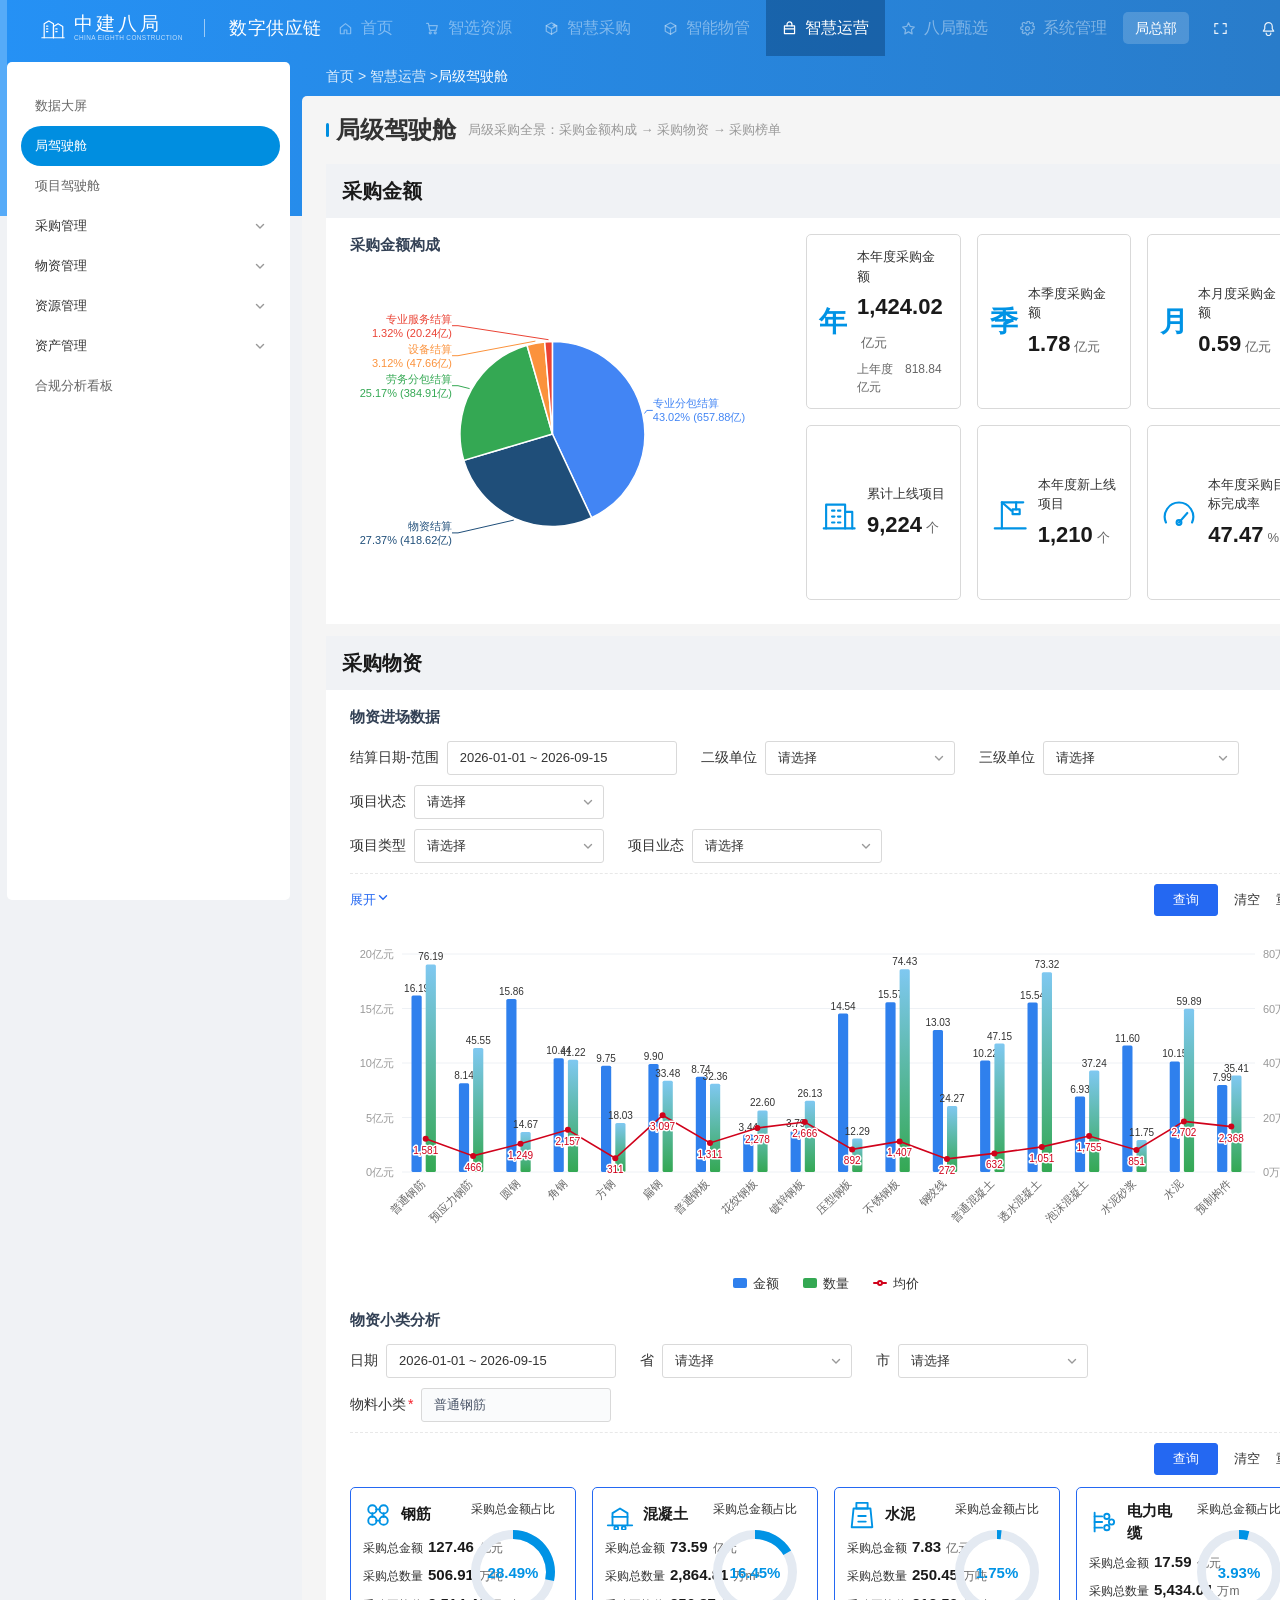
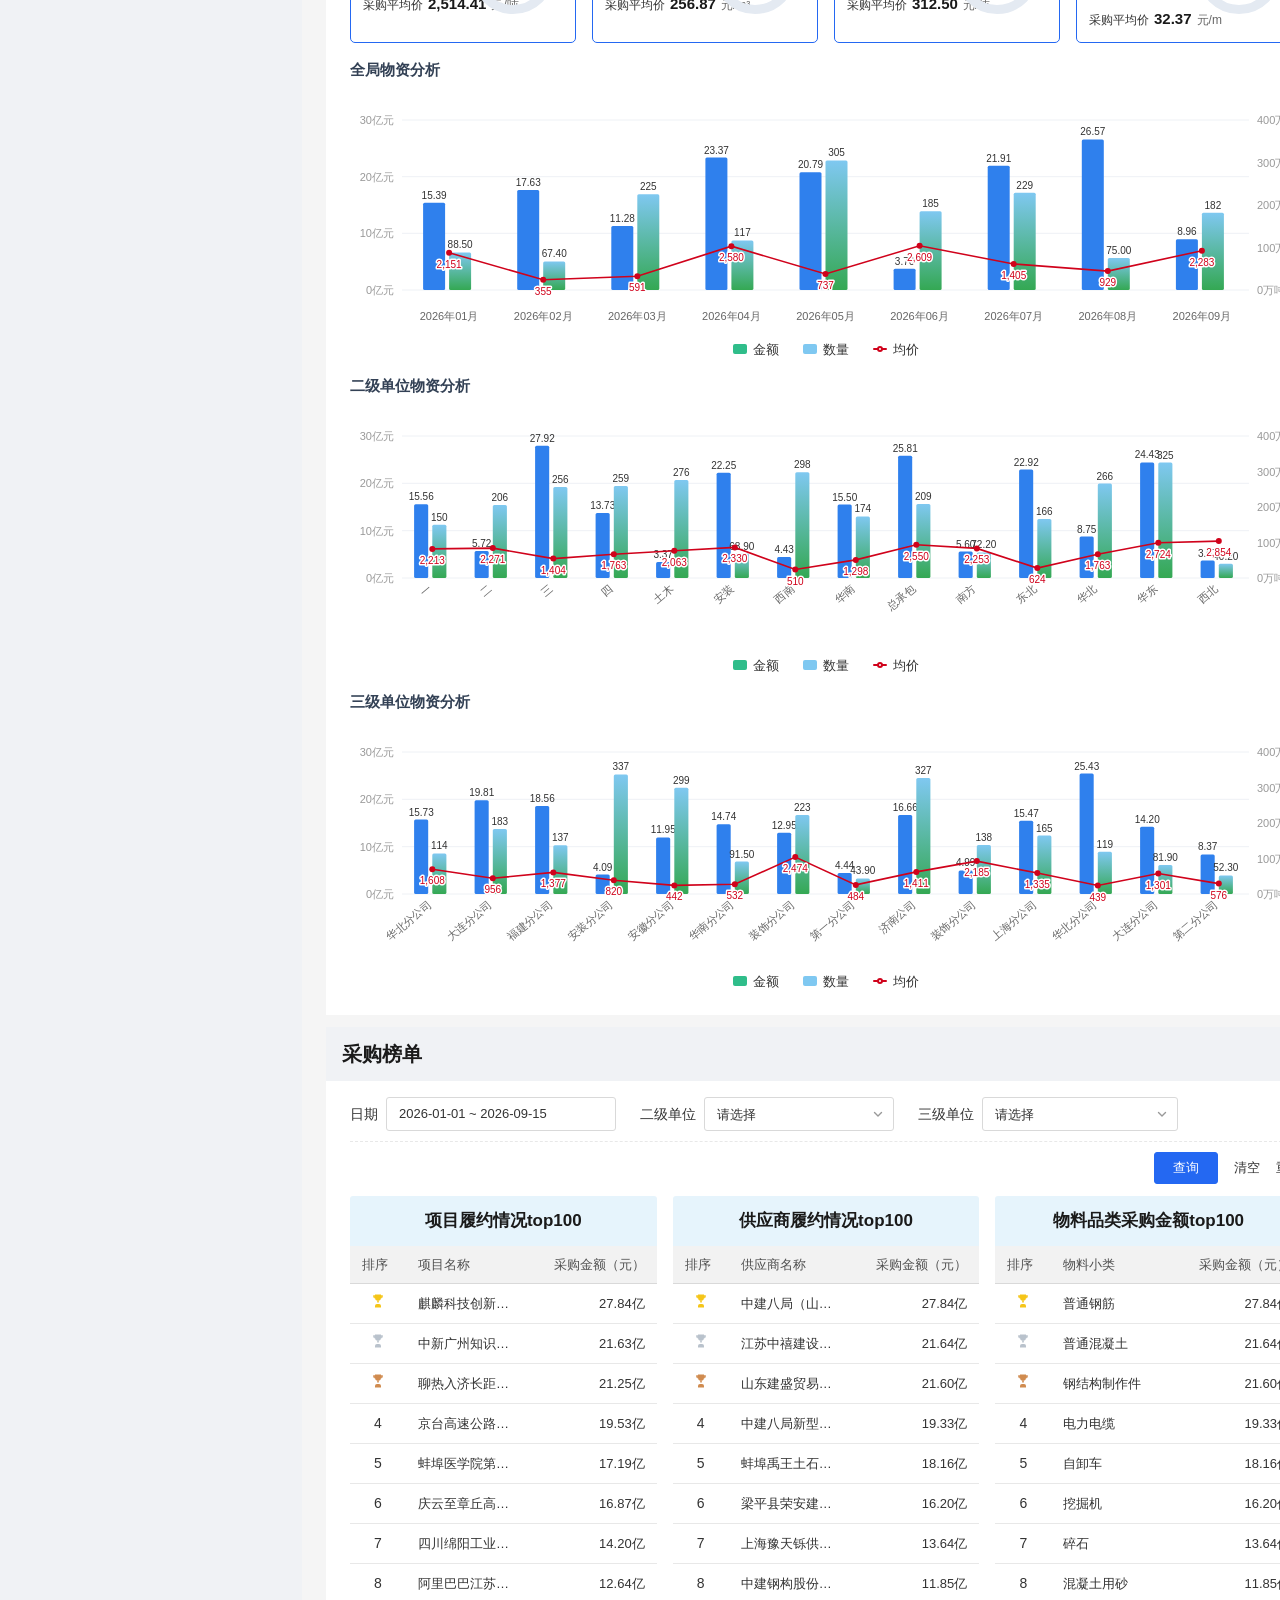
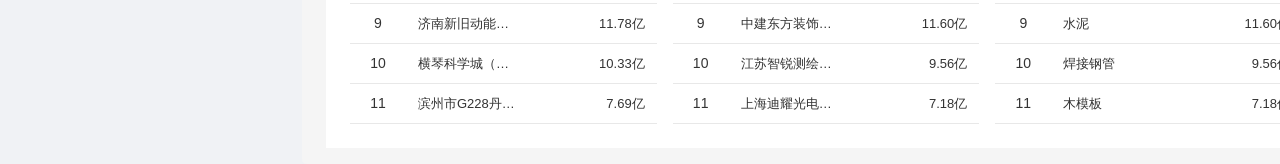
<file: index.html>
<!DOCTYPE html>
<html lang="zh-CN">
<head>
  <meta charset="UTF-8">
  <meta name="viewport" content="width=device-width, initial-scale=1.0">
  <title>智慧运营 · 供应链数据驾驶舱与经营分析看板</title>
  <link rel="stylesheet" href="css/base.css">
  <link rel="stylesheet" href="css/components.css">
  <link rel="stylesheet" href="css/cockpit.css">
  <link rel="stylesheet" href="css/screen.css">
</head>
<body>

  <!-- ============ 平台顶部导航 ============
       模块名与顺序对齐产品实际界面：首页 / 智选资源 / 智慧采购 / 智能物管 / 智慧运营
       （PRD 正文写的「智能采购 / 全景质控 / 数字物流」与产品不一致，以产品界面为准） -->
  <header class="layout-topbar">
    <div class="layout-topbar__brand">
      <span class="layout-topbar__logo" aria-hidden="true">
        <svg viewBox="0 0 28 28" width="26" height="26" fill="none" stroke="currentColor" stroke-width="1.3" stroke-linecap="round" stroke-linejoin="round">
          <path d="M4.5 24.5V9.5l5-3 5 3v15"/><path d="M14.5 24.5V12.5l5-3 5 3v12"/><path d="M2 24.5h24"/><path d="M7 12h1.4M7 15h1.4M7 18h1.4M17 15h1.4M17 18h1.4"/>
        </svg>
      </span>
      <span class="layout-topbar__cname">中建八局<em>CHINA EIGHTH CONSTRUCTION</em></span>
      <span class="layout-topbar__sep" aria-hidden="true"></span>
      <span class="layout-topbar__app">数字供应链</span>
    </div>
    <nav class="layout-topbar__module-nav">
      <div class="layout-topbar__module-item layout-topbar__module-item--disabled" title="其他业务域，不在本原型范围内"><svg viewBox="0 0 16 16" width="15" height="15" fill="none" stroke="currentColor" stroke-width="1.3" stroke-linecap="round" stroke-linejoin="round"><path d="M2.5 7.2 8 2.8l5.5 4.4V13a.6.6 0 0 1-.6.6H9.4V9.6H6.6v4H3.1a.6.6 0 0 1-.6-.6z"/></svg><span>首页</span></div>
      <div class="layout-topbar__module-item layout-topbar__module-item--disabled" title="其他业务域，不在本原型范围内"><svg viewBox="0 0 16 16" width="15" height="15" fill="none" stroke="currentColor" stroke-width="1.3" stroke-linecap="round" stroke-linejoin="round"><path d="M1.8 2.6h1.8l1.5 7.5h6.6l1.4-5.2H4.2"/><circle cx="5.6" cy="12.6" r="1.1"/><circle cx="10.9" cy="12.6" r="1.1"/></svg><span>智选资源</span></div>
      <div class="layout-topbar__module-item layout-topbar__module-item--disabled" title="其他业务域，不在本原型范围内"><svg viewBox="0 0 16 16" width="15" height="15" fill="none" stroke="currentColor" stroke-width="1.3" stroke-linecap="round" stroke-linejoin="round"><path d="M8 1.9 13.6 5v6L8 14.1 2.4 11V5z"/><path d="M2.4 5 8 8.1 13.6 5M8 8.1V14"/><path d="M10.8 3.4v2.6M9.5 4.7h2.6"/></svg><span>智慧采购</span></div>
      <div class="layout-topbar__module-item layout-topbar__module-item--disabled" title="其他业务域，不在本原型范围内"><svg viewBox="0 0 16 16" width="15" height="15" fill="none" stroke="currentColor" stroke-width="1.3" stroke-linecap="round" stroke-linejoin="round"><path d="M8 1.9 13.6 5v6L8 14.1 2.4 11V5z"/><path d="M2.4 5 8 8.1 13.6 5M8 8.1V14"/></svg><span>智能物管</span></div>
      <div class="layout-topbar__module-item layout-topbar__module-item--active" title="当前模块"><svg viewBox="0 0 16 16" width="15" height="15" fill="none" stroke="currentColor" stroke-width="1.3" stroke-linecap="round" stroke-linejoin="round"><path d="M2.6 5.2h10.8v8.2H2.6z"/><path d="M5.4 5.2V3.6a2.6 2.6 0 0 1 5.2 0v1.6"/><path d="M2.6 8.4h10.8"/></svg><span>智慧运营</span></div>
      <div class="layout-topbar__module-item layout-topbar__module-item--disabled" title="其他业务域，不在本原型范围内"><svg viewBox="0 0 16 16" width="15" height="15" fill="none" stroke="currentColor" stroke-width="1.3" stroke-linecap="round" stroke-linejoin="round"><path d="M8 1.9l1.9 3.9 4.3.6-3.1 3 .8 4.3L8 11.6l-3.9 2.1.8-4.3-3.1-3 4.3-.6z"/></svg><span>八局甄选</span></div>
      <div class="layout-topbar__module-item layout-topbar__module-item--disabled" title="其他业务域，不在本原型范围内"><svg viewBox="0 0 16 16" width="15" height="15" fill="none" stroke="currentColor" stroke-width="1.3" stroke-linecap="round" stroke-linejoin="round"><path d="M8 5.9a2.1 2.1 0 1 0 0 4.2 2.1 2.1 0 0 0 0-4.2z"/><path d="M12.9 9.6a1.1 1.1 0 0 0 .22 1.21l.04.04a1.33 1.33 0 1 1-1.88 1.88l-.04-.04a1.1 1.1 0 0 0-1.21-.22 1.1 1.1 0 0 0-.67 1v.11a1.33 1.33 0 1 1-2.66 0v-.06a1.1 1.1 0 0 0-.72-1 1.1 1.1 0 0 0-1.21.22l-.04.04a1.33 1.33 0 1 1-1.88-1.88l.04-.04a1.1 1.1 0 0 0 .22-1.21 1.1 1.1 0 0 0-1-.67h-.11a1.33 1.33 0 1 1 0-2.66h.06a1.1 1.1 0 0 0 1-.72 1.1 1.1 0 0 0-.22-1.21l-.04-.04A1.33 1.33 0 1 1 5.55 2.3l.04.04a1.1 1.1 0 0 0 1.21.22h.05a1.1 1.1 0 0 0 .67-1v-.11a1.33 1.33 0 1 1 2.66 0v.06a1.1 1.1 0 0 0 .67 1 1.1 1.1 0 0 0 1.21-.22l.04-.04a1.33 1.33 0 1 1 1.88 1.88l-.04.04a1.1 1.1 0 0 0-.22 1.21v.05a1.1 1.1 0 0 0 1 .67h.11a1.33 1.33 0 1 1 0 2.66h-.06a1.1 1.1 0 0 0-1 .67z"/></svg><span>系统管理</span></div>
    </nav>
    <div class="layout-topbar__tools">
      <!-- 全局菜单搜索（与原型一致）：输入即过滤左侧菜单，回车跳第一个命中 -->
      <div class="layout-topbar__search">
        <input type="text" id="menuSearch" placeholder="搜索" aria-label="搜索菜单" autocomplete="off"/>
        <svg viewBox="0 0 16 16" width="14" height="14" fill="none" stroke="currentColor" stroke-width="1.5" stroke-linecap="round"><circle cx="7" cy="7" r="4.4"/><path d="M10.3 10.3 14 14"/></svg>
      </div>
      <!-- 组织视角（原型演示用：真实系统无此入口，权限由功能项授权 + 组织权限控制；R1/R2/R3） -->
      <div class="layout-org-switch" id="orgSwitch"
           title="原型演示：切换后可观察 R1 组织树收窄、R2 超权限明细不可见、R3 排名数值打码三条权限规则的实际效果">
        <span>组织视角</span><span class="layout-org-switch__badge">演示</span>
        <span id="orgCurrent">局总部</span>
        <div class="layout-org-switch__menu" id="orgMenu"></div>
      </div>
      <!-- 大屏模式（对外展示）：隐藏侧栏与面包屑，内容铺满；再次点击或 Esc 退出 -->
      <div class="layout-topbar__icon-btn" id="screenMode" title="大屏模式：隐藏侧栏与面包屑（再次点击或按 Esc 退出）">
        <svg viewBox="0 0 16 16" width="15" height="15" fill="none" stroke="currentColor" stroke-width="1.3" stroke-linecap="round" stroke-linejoin="round">
          <path d="M2 6V2.8h3.2M14 6V2.8h-3.2M2 10v3.2h3.2M14 10v3.2h-3.2"/>
        </svg>
      </div>
      <div class="layout-topbar__icon-btn" title="站内消息">
        <svg viewBox="0 0 16 16" width="15" height="15" fill="none" stroke="currentColor" stroke-width="1.3" stroke-linecap="round" stroke-linejoin="round">
          <path d="M8 1.8a4 4 0 0 0-4 4v2.5l-1.5 2.5H13.5L12 8.3V5.8a4 4 0 0 0-4-4z"/><path d="M5.5 13a2.5 2.5 0 0 0 5 0"/>
        </svg>
      </div>
      <div class="layout-topbar__user"><span class="layout-topbar__avatar"></span><span id="userName">李彬 · 局供应链管理部</span></div>
    </div>
  </header>

  <!-- ============ 智慧运营模块导航（F1–F8） ============ -->
  <aside class="layout-sidebar" id="sidebar">
    <ul class="layout-sidebar__menu" id="sidebarMenu"></ul>
  </aside>

  <!-- ============ 主内容区 ============ -->
  <main class="layout-main" id="layoutMain">
    <div class="layout-breadcrumb" id="breadcrumb">首页 &gt; 智慧运营</div>
    <div class="layout-content" id="pageContainer"></div>
  </main>

  <!-- 回到顶部（长页面：资源管理看板等超过 4 屏） -->
  <div class="layout-backtop" id="backTop" title="回到顶部" hidden>
    <svg viewBox="0 0 16 16" width="16" height="16" fill="none" stroke="currentColor" stroke-width="1.6" stroke-linecap="round" stroke-linejoin="round"><path d="M8 13V3M3.5 7.5 8 3l4.5 4.5"/></svg>
  </div>

  <!-- ============ 模态框 ============ -->
  <div class="dsc-modal-overlay" id="modalOverlay">
    <div class="dsc-modal">
      <div class="dsc-modal__header"><span id="modalTitle">标题</span><span class="dsc-modal__close" id="modalClose">✕</span></div>
      <div class="dsc-modal__body" id="modalBody"></div>
      <div class="dsc-modal__footer" id="modalFooter"></div>
    </div>
  </div>

  <script src="js/data.js"></script>
  <script src="js/china-map.js"></script>
  <script src="js/charts.js"></script>
  <script src="js/ui.js"></script>
  <script src="js/metric-cols.js"></script>
  <script src="js/view-screen.js"></script>
  <!-- 看板模块只依赖 view-cockpit-shared；view-cockpit.js 负责补充 helper，可安全放在 board 之后 -->
  <script src="js/view-cockpit-shared.js"></script>
  <script src="js/view-cockpit-overview.js"></script>
  <script src="js/view-purchase-board.js"></script>
  <!-- 物资 state 提前到 shared；save / idle 可先于 material-board 加载 -->
  <script src="js/view-material-shared.js"></script>
  <script src="js/view-material-save-model.js"></script>
  <script src="js/view-material-save.js"></script>
  <script src="js/view-material-idle.js"></script>
  <script src="js/view-material-board.js"></script>
  <script src="js/view-supplier-board.js"></script>
  <script src="js/view-asset-board.js"></script>
  <script src="js/view-cockpit.js"></script>
  <script src="js/view-project.js"></script>
  <script src="js/view-project-purchase.js"></script>
  <script src="js/view-project-material.js"></script>
  <script src="js/view-project-supplier.js"></script>
  <script src="js/view-project-asset.js"></script>
  <script src="js/view-report-config.js"></script>
  <script src="js/view-report.js"></script>
  <script src="js/view-compliance.js"></script>
  <script src="js/app.js"></script>
</body>
</html>
</file>
<file: css/base.css>
/* ============================================================
   智慧运营数据平台 · 设计令牌 + 壳层
   视觉基准：本产品既有实现实测值（主色 #008EE0、蓝带 216px、侧栏浮层卡片 283px）
   ============================================================ */

:root {
  /* ---- 品牌色 ---- */
  --color-primary: #008EE0;
  --color-primary-hover: #1890FF;
  --color-primary-active: #0060A8;
  --color-primary-dark: #005A9E;
  --color-primary-light: #E6F4FC;
  --color-primary-bg: #F3F9FF;

  /* ---- 功能色 ---- */
  --color-success: #00B42A;
  --color-success-bg: #F6FFED;
  --color-warning: #FF7D00;
  --color-warning-bg: #FFF7E6;
  --color-danger: #F5222D;
  --color-danger-bg: #FFF1F0;
  --color-accent: #F59A23;

  /* ---- 中性色 ---- */
  --color-text-primary: #333333;
  --color-text-secondary: #666666;
  --color-text-tertiary: #999999;
  --color-text-disabled: #CCCCCC;
  --color-text-table: #1F2937;
  --color-white: #FFFFFF;
  --color-bg-page: #F0F2F5;
  --color-bg-content: #F5F5F5;
  --color-bg-card: #FFFFFF;
  --color-bg-table-header: #F2F2F2;
  --color-border: #D7D7D7;
  --color-border-light: #D9D9D9;
  --color-divider: #E8E8E8;

  /* ---- 字体 ---- */
  --font-family-base: "Microsoft YaHei", "微软雅黑", "PingFang SC", "Helvetica Neue", Arial, sans-serif;
  --font-family-number: Arial, "Helvetica Neue", sans-serif;
  --fs-xl: 24px;
  --fs-lg: 18px;
  --fs-md: 16px;
  --fs-base: 14px;
  --fs-13: 13px;
  --fs-sm: 12px;
  --fw-normal: 400;
  --fw-medium: 500;
  --fw-bold: 700;

  /* ---- 间距（4px 基数） ---- */
  --sp-xs: 4px;
  --sp-sm: 8px;
  --sp-md: 12px;
  --sp-lg: 16px;
  --sp-xl: 24px;
  --sp-xxl: 32px;
  --sp-2xl: 32px;      /* 兼容写法：components.css 的 .dsc-split / .cockpit-proc 用的是 --sp-2xl，此前未定义导致间距为 0 */

  /* ---- 圆角 ---- */
  --radius-sm: 3px;
  --radius-md: 5px;
  --radius-pill: 25px;
  --radius-group: 16px;

  /* ---- 阴影 ---- */
  --shadow-sm: none;
  --shadow-md: 0 2px 8px rgba(0, 0, 0, 0.08);
  --shadow-lg: 0 4px 16px rgba(0, 0, 0, 0.12);

  /* ---- 布局 ---- */
  --header-height: 56px;
  --band-height: 216px;
  --sidebar-width: 283px;
  --sidebar-left: 7px;
  --sidebar-top: 62px;
  --breadcrumb-height: 40px;
  --content-left: 302px;
  --content-top: 96px;
  --content-right: 10px;
  --content-bottom: 22px;
  --gradient-brand: linear-gradient(90deg, #2591F5 0%, #297CCA 100%);


  /* ---- F2 局驾驶舱（截图基准版式）专用色板 ---- */
  --brand-blue: #0081CC;
  --brand-blue-dark: #006199;
  --action-blue: #2468F2;
  --action-blue-hover: #4A85F5;
  --data-blue: #087CFF;
  --card-head-blue: #0093E5;
  --radius-lg: 10px;

  --transition-fast: 0.15s ease;
  --transition-normal: 0.25s ease;
}

/* ---- Reset ---- */
*, *::before, *::after { box-sizing: border-box; margin: 0; padding: 0; }

html, body {
  height: 100%;
  font-family: var(--font-family-base);
  font-size: var(--fs-base);
  line-height: 1.5;
  color: var(--color-text-primary);
  background: var(--color-bg-page);
  -webkit-font-smoothing: antialiased;
  /* 顶部 216px 品牌蓝带，其余为页面底色；最左 7px 浅蓝高光 */
  background-image:
    linear-gradient(90deg, #56ABF8 0, #56ABF8 7px, rgba(86, 171, 248, 0) 7px),
    var(--gradient-brand);
  background-repeat: no-repeat;
  background-size: 100% var(--band-height);
  /* 蓝带固定在视口：页面竖向滚动时顶栏/面包屑下方始终是品牌蓝 */
  background-attachment: fixed;
}

/* 看板类内部系统：窄屏保底宽度 + 横向滚动，避免侧栏/图表被压塌、列数减少 */
body { min-width: 1360px; }

ul, ol { list-style: none; }
button, input, select, textarea { font-family: inherit; font-size: inherit; color: inherit; }
a { color: var(--color-primary); text-decoration: none; }

::-webkit-scrollbar { width: 8px; height: 8px; }
::-webkit-scrollbar-track { background: #F5F5F5; }
::-webkit-scrollbar-thumb { background: #C1C1C1; border-radius: 4px; }
::-webkit-scrollbar-thumb:hover { background: #A8A8A8; }

/* ============================================================
   壳层：顶部导航
   ============================================================ */
.layout-topbar {
  position: fixed;
  top: 0; left: 0; right: 0;
  height: var(--header-height);
  display: flex;
  align-items: center;
  padding: 0 var(--sp-lg);
  z-index: 1000;
}

/* 顶栏与面包屑都吸顶，背景取同一条「固定」蓝带的切片：
   位置与 body 蓝带像素级对齐，滚动时下方内容不会从这两条透出来 */
.layout-topbar,
.layout-breadcrumb {
  background-image:
    linear-gradient(90deg, #56ABF8 0, #56ABF8 7px, rgba(86, 171, 248, 0) 7px),
    var(--gradient-brand);
  background-repeat: no-repeat;
  background-size: 100% var(--band-height);
  background-attachment: fixed;
  background-position: 0 0;
}

.layout-topbar__brand {
  display: flex;
  align-items: center;
  gap: var(--sp-sm);
  color: #FFF;
  margin-left: 148px;
  flex-shrink: 0;
}
.layout-topbar__logo { display: grid; place-items: center; color: #FFF; }
.layout-topbar__cname {
  display: flex; flex-direction: column; line-height: 1.05;
  font-size: 19px; font-weight: var(--fw-medium); letter-spacing: 3px;
}
.layout-topbar__cname em {
  font-style: normal; font-size: 7px; letter-spacing: 0.4px;
  color: rgba(255, 255, 255, 0.72); transform: scale(0.92); transform-origin: left center;
}
.layout-topbar__sep {
  width: 1px; height: 18px; margin: 0 var(--sp-xs);
  background: rgba(255, 255, 255, 0.55);
}
.layout-topbar__app {
  margin-left: var(--sp-md);
  font-size: var(--fs-lg); font-weight: var(--fw-medium); letter-spacing: 0.5px;
}

/* 全局菜单搜索：与产品界面一致，放在工具区最左 */
.layout-topbar__search {
  display: flex; align-items: center; gap: var(--sp-sm);
  flex: 0 1 320px; min-width: 132px; height: 32px;
  padding: 0 var(--sp-md); border-radius: var(--radius-group);
  background: rgba(255, 255, 255, 0.22); color: #FFF;
}
.layout-topbar__search input {
  flex: 1; min-width: 0; border: 0; background: transparent; outline: none;
  color: #FFF; font-size: var(--fs-13); font-family: inherit;
}
.layout-topbar__search input::placeholder { color: rgba(255, 255, 255, 0.78); }
.layout-topbar__search svg { flex: 0 0 auto; opacity: 0.9; }
/* 窄屏（≤1560，含 1360 下限）压缩顶栏：收窄项间距、隐去组织视角的说明文字 */
@media (max-width: 1560px) {
  .layout-topbar__search { display: none; }
  .layout-topbar__brand { margin-left: var(--sp-xl); }
  .layout-topbar__module-item { padding: 0 10px; gap: 6px; }
  .layout-topbar__tools { gap: var(--sp-md); }
  .layout-org-switch > span:first-child,
  .layout-org-switch__badge { display: none; }
}

.layout-topbar__module-nav {
  display: flex;
  align-items: center;
  flex: 1;
  height: 100%;
}

.layout-topbar__module-item {
  height: var(--header-height);
  padding: 0 var(--sp-lg);
  display: flex;
  align-items: center;
  gap: var(--sp-sm);
  color: rgba(255, 255, 255, 0.8);
  font-size: var(--fs-md);
  cursor: pointer;
  white-space: nowrap;
  transition: all var(--transition-fast);
}
.layout-topbar__module-item:hover { color: #FFF; background: rgba(255, 255, 255, 0.1); }
/* 当前模块：整块深色填充（产品与参考截图一致），非下划线 */
.layout-topbar__module-item--active {
  color: #FFF;
  font-weight: var(--fw-medium);
  background: rgba(0, 45, 92, 0.38);
}
/* 其他业务域（不在本原型范围）：禁用态，明确"点不了"而不是点了没反应 */
.layout-topbar__module-item--disabled { color: rgba(255, 255, 255, 0.42); cursor: not-allowed; }
.layout-topbar__module-item--disabled:hover { color: rgba(255, 255, 255, 0.42); background: transparent; }

.layout-topbar__tools {
  display: flex;
  align-items: center;
  gap: var(--sp-lg);
  margin-left: auto;
  /* 可收缩：否则里面的搜索框不肯让位，整条顶栏会顶出视口右边界 */
  flex: 0 1 auto;
  min-width: 0;
  flex-wrap: nowrap;
  white-space: nowrap;
}
.layout-topbar__tools > *:not(.layout-topbar__search) { flex: 0 0 auto; }

.layout-org-switch {
  position: relative;
  display: flex;
  align-items: center;
  gap: var(--sp-sm);
  height: 32px;
  padding: 0 var(--sp-md);
  border-radius: var(--radius-md);
  background: rgba(255, 255, 255, 0.18);
  color: #FFF;
  font-size: var(--fs-base);
  cursor: pointer;
}
.layout-org-switch:hover { background: rgba(255, 255, 255, 0.28); }
.layout-org-switch__badge {
  height: 16px; padding: 0 5px; border-radius: 8px; line-height: 16px;
  background: rgba(255, 255, 255, 0.28); font-size: 11px;
}
.layout-org-switch__menu {
  display: none;
  position: absolute; top: calc(100% + 6px); right: 0;
  min-width: 240px; max-height: 460px; overflow-y: auto;
  background: #FFF; border-radius: var(--radius-md);
  box-shadow: var(--shadow-lg); padding: var(--sp-sm); z-index: 1200;
}
.layout-org-switch--open .layout-org-switch__menu { display: block; }
.layout-org-switch__item {
  padding: 7px var(--sp-md); border-radius: var(--radius-sm);
  font-size: var(--fs-13); color: var(--color-text-primary); cursor: pointer;
  white-space: nowrap; overflow: hidden; text-overflow: ellipsis;
}
.layout-org-switch__item:hover { background: var(--color-primary-bg); }
.layout-org-switch__item--active { background: var(--color-primary-light); color: var(--color-primary); font-weight: var(--fw-bold); }

.layout-topbar__icon-btn {
  width: 32px; height: 32px; border-radius: var(--radius-md);
  display: grid; place-items: center; color: rgba(255, 255, 255, 0.9);
  cursor: pointer; position: relative;
}
.layout-topbar__icon-btn:hover { background: rgba(255, 255, 255, 0.18); }
.layout-topbar__icon-btn i {
  position: absolute; top: 2px; right: 2px; min-width: 15px; height: 15px;
  border-radius: 8px; background: var(--color-danger); color: #FFF;
  font-size: 10px; line-height: 15px; text-align: center; font-style: normal; padding: 0 3px;
}
.layout-topbar__user { display: flex; align-items: center; gap: var(--sp-sm); color: #FFF; font-size: var(--fs-base); }
.layout-topbar__avatar { width: 24px; height: 24px; border-radius: 50%; background: rgba(255, 255, 255, 0.35); }

/* ============================================================
   壳层：侧边导航（白色圆角浮层卡片）
   ============================================================ */
.layout-sidebar {
  position: fixed;
  top: var(--sidebar-top);
  left: var(--sidebar-left);
  bottom: 0;
  width: var(--sidebar-width);
  background: var(--color-white);
  border-radius: var(--radius-md);
  z-index: 999;
  overflow-y: auto;
  overflow-x: hidden;
}

.layout-sidebar__menu { padding: 24px 10px 12px 14px; }

/* 菜单项（胶囊） */
.layout-sidebar__item {
  height: 40px;
  padding: 0 14px;
  border-radius: var(--radius-pill);
  display: flex;
  align-items: center;
  gap: var(--sp-md);
  font-size: var(--fs-13);
  color: var(--color-text-secondary);
  cursor: pointer;
  transition: all var(--transition-fast);
  white-space: nowrap;
}
.layout-sidebar__item:hover { background: var(--color-primary-bg); color: var(--color-primary); }
.layout-sidebar__item--active { background: var(--color-primary); color: #FFF; }
.layout-sidebar__item__text { flex: 1; overflow: hidden; text-overflow: ellipsis; }
.layout-sidebar__item__caret {
  flex-shrink: 0; display: grid; place-items: center; opacity: 0.5;
  transition: transform var(--transition-fast);
}
.layout-sidebar__item__caret--open { transform: rotate(180deg); }

/* 一级分组（可展开）：与叶子项同一胶囊外形，展开时文字与箭头用主色而非填充 */
.layout-sidebar__item--group { color: var(--color-text-primary); }
.layout-sidebar__item--group.layout-sidebar__item--active,
.layout-sidebar__item--group.layout-sidebar__item--open {
  background: transparent; color: var(--color-primary);
}
.layout-sidebar__item--group.layout-sidebar__item--active .layout-sidebar__item__caret,
.layout-sidebar__item--group.layout-sidebar__item--open .layout-sidebar__item__caret { opacity: 1; }

/* 二级菜单项：缩进 + 与前缀竖线对齐，选中态同样是蓝色胶囊 */
.layout-sidebar__submenu { display: none; padding: 2px 0 4px; }
.layout-sidebar__submenu--open { display: block; }
.layout-sidebar__subitem {
  height: 36px;
  margin-left: 22px;
  padding: 0 14px;
  border-radius: var(--radius-pill);
  display: flex;
  align-items: center;
  font-size: var(--fs-13);
  color: var(--color-text-secondary);
  cursor: pointer;
  transition: all var(--transition-fast);
  white-space: nowrap;
  overflow: hidden;
  text-overflow: ellipsis;
}
.layout-sidebar__subitem:hover { background: var(--color-primary-bg); color: var(--color-primary); }
.layout-sidebar__subitem--active { background: var(--color-primary); color: #FFF; }
/* 菜单搜索结果：无命中的项隐藏 */
.layout-sidebar__item[hidden], .layout-sidebar__subitem[hidden], .layout-sidebar__group[hidden] { display: none; }

/* ============================================================
   壳层：主内容区
   ============================================================ */
.layout-main {
  margin-left: var(--content-left);
  margin-top: var(--header-height);
  margin-right: var(--content-right);
  min-height: calc(100vh - var(--header-height));
}

/* 大屏模式（对外展示/投屏）：隐藏侧栏与面包屑、内容铺满；再次点击顶栏按钮或按 Esc 退出 */
body.is-screen-mode .layout-sidebar { display: none; }
body.is-screen-mode .layout-breadcrumb { display: none; }
body.is-screen-mode .layout-main { margin-left: var(--content-right); margin-top: 8px; }
body.is-screen-mode .layout-content { min-height: calc(100vh - 22px); margin-bottom: 10px; }
body.is-screen-mode .dsc-content--screen { margin-top: 0; margin-bottom: 0; }
.layout-topbar__icon-btn--on { color: #FFF; background: rgba(255, 255, 255, 0.18); }

/* 回到顶部 */
.layout-backtop {
  position: fixed; right: 22px; bottom: 28px; z-index: 1200;
  width: 38px; height: 38px; border-radius: 50%;
  display: grid; place-items: center; cursor: pointer;
  color: var(--color-primary); background: #FFF;
  border: 1px solid var(--color-border-light); box-shadow: var(--shadow-md);
  transition: all var(--transition-fast);
}
.layout-backtop[hidden] { display: none; }
.layout-backtop:hover { color: #FFF; background: var(--color-primary); border-color: var(--color-primary); }

/* 面包屑吸顶：随滚动固定在顶栏下方。背景用同一条「固定」蓝带切片，
   位置与 body 的蓝带完全对齐，滚动时下方的浅色内容不会透出来 */
.layout-breadcrumb {
  position: sticky;
  top: var(--header-height);
  z-index: 900;
  height: var(--breadcrumb-height);
  display: flex;
  align-items: center;
  padding: 0 var(--sp-xl);
  font-size: var(--fs-base);
  color: rgba(255, 255, 255, 0.85);
}
.layout-breadcrumb > span:last-child { color: #FFF; }

.layout-content {
  margin-bottom: var(--content-bottom);
  padding: var(--sp-lg) var(--sp-xl);
  background: var(--color-bg-content);
  border-radius: var(--radius-md);
  min-height: calc(100vh - var(--content-top) - var(--content-bottom));
}

/* ============================================================
   通用工具类
   ============================================================ */
.u-mt-md { margin-top: var(--sp-md); }
.u-mt-lg { margin-top: var(--sp-lg); }
.u-mb-md { margin-bottom: var(--sp-md); }
.u-mb-lg { margin-bottom: var(--sp-lg); }
.u-muted { color: var(--color-text-secondary); }
.u-tertiary { color: var(--color-text-tertiary); }
.u-hidden { display: none !important; }
</file>
<file: css/components.css>
/* ============================================================
   智慧运营数据平台 · 组件库
   依赖 base.css 的设计令牌
   ============================================================ */

/* ============================================================
   页面骨架（dashboard / CRUD 通用）
   ============================================================ */
.dsc-page { padding: 0; }
.dsc-page__header {
  display: flex;
  align-items: center;
  gap: var(--sp-md);
  margin-bottom: var(--sp-lg);
}
.dsc-page__title {
  /* 页面标题必须大于其下的区块标题（20px），否则层级倒挂 */
  font-size: var(--fs-xl);
  font-weight: var(--fw-bold);
  color: var(--color-text-primary);
  position: relative;
  padding-left: 10px;
}
.dsc-page__title::before {
  content: ''; position: absolute; left: 0; top: 50%; transform: translateY(-50%);
  width: 3px; height: 14px; border-radius: 2px; background: var(--color-primary);
}
.dsc-page__sub { font-size: var(--fs-13); color: var(--color-text-tertiary); }
.dsc-page__actions { margin-left: auto; display: flex; align-items: center; gap: var(--sp-sm); }

/* ============================================================
   卡片 / 面板
   ============================================================ */
.dsc-card {
  background: var(--color-bg-card);
  border: 1px solid var(--color-border);
  border-radius: var(--radius-md);
}
.dsc-card__header {
  display: flex; align-items: center; gap: var(--sp-sm);
  padding: var(--sp-md) var(--sp-lg);
  border-bottom: 1px solid var(--color-divider);
  min-height: 44px;
}
.dsc-card__title {
  font-size: var(--fs-base); font-weight: var(--fw-bold);
  display: flex; align-items: center; gap: 6px;
}
.dsc-card__title::before {
  content: ''; width: 3px; height: 13px; border-radius: 2px; background: var(--color-primary);
}
.dsc-card__extra { margin-left: auto; display: flex; align-items: center; gap: var(--sp-sm); font-size: var(--fs-13); color: var(--color-text-secondary); }
.dsc-card__body { padding: var(--sp-lg); }

/* ============================================================
   按钮
   ============================================================ */
.dsc-btn {
  height: 32px; padding: 0 var(--sp-lg);
  border-radius: var(--radius-sm);
  border: 1px solid var(--color-border);
  background: var(--color-white); color: var(--color-text-primary);
  font-size: var(--fs-base); cursor: pointer;
  display: inline-flex; align-items: center; justify-content: center; gap: 6px;
  transition: all var(--transition-fast); white-space: nowrap;
}
.dsc-btn:hover { border-color: var(--color-primary); color: var(--color-primary); }
.dsc-btn--primary { background: var(--color-primary); border-color: var(--color-primary); color: #FFF; }
.dsc-btn--primary:hover { background: var(--color-primary-hover); border-color: var(--color-primary-hover); color: #FFF; }
.dsc-btn--sm { height: 26px; padding: 0 var(--sp-md); font-size: var(--fs-13); }
.dsc-btn:disabled { color: var(--color-text-disabled); border-color: var(--color-divider); cursor: not-allowed; background: #FAFAFA; }

/* ============================================================
   表单控件
   ============================================================ */
.dsc-field {
  width: 100%; height: 32px; padding: 0 10px;
  font-size: var(--fs-base); color: var(--color-text-primary);
  background: var(--color-white);
  border: 1px solid var(--color-border);
  border-radius: var(--radius-sm);
  outline: none; transition: border-color var(--transition-fast);
}
.dsc-field:hover { border-color: var(--color-primary-hover); }
.dsc-field:focus { border-color: var(--color-primary); box-shadow: 0 0 0 2px rgba(0, 142, 224, 0.12); }
select.dsc-field {
  cursor: pointer; appearance: none; padding-right: 26px;
  background-image: url("data:image/svg+xml;charset=utf8,%3Csvg xmlns='http://www.w3.org/2000/svg' viewBox='0 0 16 16' fill='none' stroke='%23999' stroke-width='1.5'%3E%3Cpath d='M4 6l4 4 4-4'/%3E%3C/svg%3E");
  background-repeat: no-repeat; background-position: right 8px center; background-size: 14px;
}
.dsc-daterange { display: flex; align-items: center; gap: 4px; }
.dsc-daterange .dsc-field { flex: 1 1 0; min-width: 0; font-size: 12px; padding-left: 4px; padding-right: 2px; }
/* 原生日期控件的文本（2026/06/01 + 日历图标）装不下就被截成「2026/0」——
   这里给一个不可再压缩的最小宽度，宁可让筛选条换行也不截断日期 */
.dsc-daterange input[type="date"] { min-width: 128px; }
.dsc-daterange__grain { flex: 0 0 46px !important; width: 46px; padding-right: 14px !important; }
/* 窄屏（筛选条收为 3 列）时让日期区间独占控件宽度，避免日期被截断 */
@media (max-width: 1500px) { .dsc-daterange__grain { display: none; } }
.dsc-daterange__sep { color: var(--color-text-tertiary); flex: 0 0 auto; margin: 0 1px; }

/* ============================================================
   筛选条
   ============================================================ */
.dsc-filter-bar {
  background: var(--color-bg-card);
  border: 1px solid var(--color-border);
  border-radius: var(--radius-md);
  padding: var(--sp-lg) var(--sp-lg) var(--sp-md);
  margin-bottom: var(--sp-lg);
}
.dsc-filter-bar__grid {
  display: grid;
  grid-template-columns: repeat(4, minmax(0, 1fr));
  gap: var(--sp-md) var(--sp-xl);
}
@media (max-width: 1500px) { .dsc-filter-bar__grid { grid-template-columns: repeat(3, minmax(0, 1fr)); } }
.dsc-filter-bar__item { display: flex; align-items: center; gap: var(--sp-sm); min-width: 0; }
.dsc-filter-bar__label { flex: 0 0 auto; font-size: var(--fs-base); color: var(--color-text-secondary); white-space: nowrap; }
.dsc-filter-bar__ctrl { flex: 1 1 auto; min-width: 0; position: relative; }
.dsc-filter-bar__foot {
  display: flex; align-items: center; gap: var(--sp-sm);
  margin-top: var(--sp-md); padding-top: var(--sp-md);
  border-top: 1px dashed var(--color-divider);
}
.dsc-filter-bar__foot-right { margin-left: auto; display: flex; gap: var(--sp-sm); }
/* 就地条件反馈（与看板 .ck-filter__hint 同语义）：常驻在展开按钮右侧 */
.dsc-filter-bar__hint {
  font-size: var(--fs-base); color: var(--color-text-secondary);
  max-width: 46%; overflow: hidden; text-overflow: ellipsis; white-space: nowrap;
}
.dsc-filter-bar__toggle + .dsc-filter-bar__hint:not([hidden]) { margin-left: var(--sp-md); }
.dsc-filter-bar__toggle {
  font-size: var(--fs-base); color: var(--color-primary); cursor: pointer;
  display: inline-flex; align-items: center; gap: 4px; user-select: none;
}
.dsc-filter-bar__toggle svg { transition: transform var(--transition-fast); }
.dsc-filter-bar__toggle--open svg { transform: rotate(180deg); }
.dsc-filter-bar--collapsed .dsc-filter-bar__extra { display: none; }

/* ============================================================
   分段控件 / 页签
   ============================================================ */
.dsc-tabs {
  display: flex; align-items: center; gap: var(--sp-xl);
  border-bottom: 1px solid var(--color-divider); margin-bottom: var(--sp-lg);
  overflow-x: auto;
}
.dsc-tabs__item {
  padding: 10px 2px; font-size: var(--fs-base); color: var(--color-text-secondary);
  cursor: pointer; position: relative; white-space: nowrap; user-select: none;
}
.dsc-tabs__item:hover { color: var(--color-primary); }
.dsc-tabs__item--active { color: var(--color-primary); font-weight: var(--fw-bold); }
.dsc-tabs__item--active::after {
  content: ''; position: absolute; left: 0; right: 0; bottom: -1px; height: 2px;
  background: var(--color-primary); border-radius: 1px;
}
.dsc-tabs--pill { gap: var(--sp-sm); border-bottom: none; margin-bottom: var(--sp-md); flex-wrap: wrap; overflow: visible; }
.dsc-tabs--pill .dsc-tabs__item {
  padding: 5px 14px; border: 1px solid var(--color-border);
  border-radius: 16px; background: var(--color-white); font-size: var(--fs-13);
}
.dsc-tabs--pill .dsc-tabs__item--active { background: var(--color-primary); border-color: var(--color-primary); color: #FFF; }
.dsc-tabs--pill .dsc-tabs__item--active::after { display: none; }

/* 口径气泡 */
.dsc-metric-tip {
  position: fixed; z-index: 2000;
  max-width: 380px; padding: 10px 12px;
  background: rgba(0, 0, 0, 0.86); color: #FFF;
  border-radius: var(--radius-md); font-size: var(--fs-13); line-height: 1.8;
  pointer-events: none; display: none;
}
.dsc-metric-tip b { color: #7FD3FF; font-weight: var(--fw-normal); }

/* ============================================================
   指标卡 / 统计条
   ============================================================ */
.dsc-kpi {
  background: var(--color-bg-card); border: 1px solid var(--color-border);
  border-radius: var(--radius-md); padding: var(--sp-md) var(--sp-lg);
  position: relative; overflow: hidden; transition: all var(--transition-fast);
}
.dsc-kpi--clickable { cursor: pointer; }
.dsc-kpi--clickable:hover { border-color: var(--color-primary); transform: translateY(-1px); }
.dsc-kpi__name {
  font-size: var(--fs-13); color: var(--color-text-secondary);
  white-space: nowrap; overflow: hidden; text-overflow: ellipsis;
}
.dsc-kpi__value {
  font-size: 25px; font-weight: var(--fw-bold); font-family: var(--font-family-number);
  line-height: 1.3; margin-top: 2px; display: flex; align-items: baseline; gap: 4px;
}
.dsc-kpi__unit { font-size: var(--fs-13); font-weight: var(--fw-normal); color: var(--color-text-secondary); }
.dsc-kpi__foot { display: flex; align-items: center; gap: var(--sp-sm); margin-top: 4px; font-size: var(--fs-sm); color: var(--color-text-tertiary); }
.dsc-kpi__value--danger { color: var(--color-danger); }

.dsc-metric { background: var(--color-white); padding: var(--sp-md) var(--sp-lg); }
.dsc-metric__label { font-size: var(--fs-13); color: var(--color-text-secondary); margin-bottom: 4px; }

/* 可点击统计条 */
.dsc-strip { display: grid; grid-template-columns: repeat(4, minmax(0, 1fr)); }
.dsc-strip__cell {
  padding: var(--sp-md) var(--sp-lg);
  border-right: 1px solid var(--color-divider);
  cursor: pointer; transition: background var(--transition-fast);
}
.dsc-strip__cell:last-child { border-right: none; }
.dsc-strip__cell:hover { background: var(--color-primary-bg); }
.dsc-strip__cell--active { background: var(--color-primary-light); }
.dsc-strip__label { font-size: var(--fs-13); color: var(--color-text-secondary); }
.dsc-strip__value {
  font-size: 20px; font-weight: var(--fw-bold); font-family: var(--font-family-number); margin-top: 2px;
}
.dsc-strip__value--danger { color: var(--color-danger); }

/* ============================================================
   表格
   ============================================================ */
.dsc-table-wrap {
  border: 1px solid var(--color-border);
  border-radius: var(--radius-md);
  background: var(--color-white);
  overflow: hidden;
}
.dsc-table-wrap__scroll { overflow: auto; position: relative; }
.dsc-table { border-collapse: separate; border-spacing: 0; width: 100%; font-size: var(--fs-base); }
.dsc-table th, .dsc-table td {
  padding: 8px 10px; text-align: left; white-space: nowrap;
  border-bottom: 1px solid var(--color-divider); color: var(--color-text-table);
}
.dsc-table th {
  background: var(--color-bg-table-header);
  font-weight: var(--fw-bold); color: var(--color-text-primary);
  position: sticky; top: 0; z-index: 5; height: 40px;
  border-bottom: 1px solid var(--color-border);
  user-select: none;
}
.dsc-table th.dsc-sortable { cursor: pointer; }
.dsc-table th.dsc-sortable:hover { color: var(--color-primary); }
.dsc-table th .dsc-sort { display: inline-flex; align-items: center; gap: 3px; }
.dsc-table th .dsc-sort::after {
  content: '⇅'; font-size: 11px; color: var(--color-text-disabled);
}
.dsc-table th.dsc-sort-asc .dsc-sort::after { content: '▲'; color: var(--color-primary); }
.dsc-table th.dsc-sort-desc .dsc-sort::after { content: '▼'; color: var(--color-primary); }
.dsc-table tbody tr:hover td { background: var(--color-primary-bg); }
.dsc-table td.dsc-num, .dsc-table th.dsc-num { text-align: right; font-family: var(--font-family-number); }
.dsc-table tr.dsc-total-row td {
  background: #FFFBE6; font-weight: var(--fw-bold); color: #874D00; border-top: 1px solid #FFE58F;
}
.dsc-table .dsc-sticky-col { position: sticky; left: 0; z-index: 4; background: var(--color-white); box-shadow: 2px 0 4px -2px rgba(0, 0, 0, 0.12); }
.dsc-table thead .dsc-sticky-col { z-index: 6; background: var(--color-bg-table-header); }
.dsc-table tbody tr:hover .dsc-sticky-col { background: var(--color-primary-bg); }
.dsc-table .dsc-sticky-col-2 { position: sticky; left: 56px; z-index: 4; background: var(--color-white); }
.dsc-table thead .dsc-sticky-col-2 { z-index: 6; background: var(--color-bg-table-header); }
.dsc-table tbody tr:hover .dsc-sticky-col-2 { background: var(--color-primary-bg); }
.dsc-table__link { color: var(--color-primary); cursor: pointer; }
/* 两级表头（采购报表总览：总采购金额 / 采购成本降低率 分组） */
.dsc-table thead tr:nth-child(2) th { top: 40px; border-left: 1px solid var(--color-divider); }
.dsc-table th.dsc-table__group { text-align: center; border-left: 1px solid var(--color-border); }
/* 多值单元格：前 3 个值后接省略号，悬停 title 展示全量 */
.dsc-table .dsc-more { margin-left: 2px; color: var(--color-primary); font-weight: 700; cursor: help; }
.dsc-table-foot {
  display: flex; align-items: center; gap: var(--sp-md);
  padding: var(--sp-sm) var(--sp-lg); border-top: 1px solid var(--color-divider);
  background: var(--color-white); font-size: var(--fs-13); color: var(--color-text-secondary);
}
.dsc-table-foot__right { margin-left: auto; display: flex; align-items: center; gap: var(--sp-sm); }
.dsc-pager { display: flex; align-items: center; gap: 4px; }
.dsc-pager__btn {
  min-width: 28px; height: 28px; padding: 0 6px;
  border: 1px solid var(--color-border); border-radius: var(--radius-sm);
  background: #FFF; color: var(--color-text-primary); font-size: var(--fs-sm);
  cursor: pointer; display: inline-flex; align-items: center; justify-content: center;
}
.dsc-pager__btn:hover:not(:disabled) { border-color: var(--color-primary); color: var(--color-primary); }
.dsc-pager__btn--active { background: var(--color-primary); border-color: var(--color-primary); color: #FFF; }
.dsc-pager__btn:disabled { color: var(--color-text-disabled); cursor: not-allowed; }
.dsc-pager__jump { display: inline-flex; align-items: center; gap: 4px; }
.dsc-pager__jump input {
  width: 44px; height: 28px; text-align: center;
  border: 1px solid var(--color-border); border-radius: var(--radius-sm); outline: none;
}

/* ============================================================
   下钻路径条
   ============================================================ */
.drill-path {
  display: flex; align-items: center; gap: var(--sp-sm); flex-wrap: wrap;
  background: var(--color-primary-bg); border: 1px solid #BAE0FF;
  border-radius: var(--radius-sm); padding: 6px var(--sp-md);
  margin-bottom: var(--sp-md); font-size: var(--fs-13); color: var(--color-text-secondary);
}
.drill-path__crumb { color: var(--color-primary); cursor: pointer; }
.drill-path__crumb:hover { text-decoration: underline; }
.drill-path__crumb--current { color: var(--color-text-primary); font-weight: var(--fw-bold); cursor: default; text-decoration: none; }
.drill-path__sep { color: var(--color-text-tertiary); }
.drill-path__back { margin-left: auto; }

/* ============================================================
   多选下拉 / 组织联想 / 地区树
   ============================================================ */
.dsc-multiselect { position: relative; }
.dsc-multiselect__box {
  width: 100%; min-height: 32px; padding: 4px 26px 4px 8px;
  font-size: var(--fs-base); background: #FFF;
  border: 1px solid var(--color-border); border-radius: var(--radius-sm);
  cursor: pointer; display: flex; flex-wrap: wrap; gap: 4px; align-items: center; position: relative;
}
.dsc-multiselect__box:hover { border-color: var(--color-primary-hover); }
.dsc-multiselect__box::after {
  content: ''; position: absolute; right: 8px; top: 50%; width: 14px; height: 14px; transform: translateY(-50%);
  background: url("data:image/svg+xml;charset=utf8,%3Csvg xmlns='http://www.w3.org/2000/svg' viewBox='0 0 16 16' fill='none' stroke='%23999' stroke-width='1.5'%3E%3Cpath d='M4 6l4 4 4-4'/%3E%3C/svg%3E") no-repeat center / contain;
}
.dsc-multiselect__ph { color: var(--color-text-tertiary); line-height: 22px; }
.dsc-multiselect__chip {
  display: inline-flex; align-items: center; gap: 4px; height: 22px; padding: 0 6px;
  background: var(--color-primary-light); color: var(--color-primary);
  border-radius: var(--radius-sm); font-size: var(--fs-sm); line-height: 1;
}
.dsc-multiselect__chip b { cursor: pointer; font-weight: 400; opacity: 0.7; }
.dsc-multiselect__chip b:hover { opacity: 1; }
.dsc-multiselect__panel {
  position: absolute; z-index: 60; top: calc(100% + 4px); left: 0; min-width: 100%; max-width: 420px;
  background: #FFF; border: 1px solid var(--color-divider); border-radius: var(--radius-md);
  box-shadow: var(--shadow-lg); padding: 8px; max-height: 320px; overflow: auto; display: none;
}
.dsc-multiselect--open .dsc-multiselect__panel { display: block; }
.dsc-multiselect__tools {
  display: flex; gap: 12px; padding: 2px 6px 8px;
  border-bottom: 1px solid var(--color-divider); margin-bottom: 6px; font-size: var(--fs-sm);
}
.dsc-multiselect__tools span { color: var(--color-primary); cursor: pointer; }
.dsc-multiselect__tools span:hover { text-decoration: underline; }
.dsc-multiselect__opt {
  display: flex; align-items: center; gap: 8px; padding: 5px 6px;
  border-radius: var(--radius-sm); font-size: var(--fs-13);
  cursor: pointer; white-space: nowrap;
}
.dsc-multiselect__opt:hover { background: var(--color-primary-bg); }
.dsc-multiselect__opt input { accent-color: var(--color-primary); }
.dsc-multiselect__opt--child { padding-left: 26px; }
.dsc-multiselect__group { font-size: var(--fs-sm); color: var(--color-text-tertiary); padding: 6px 6px 2px; }

/* 组织联想选择 */
.org-select { position: relative; }
.org-select__input { padding-right: 26px; }
.org-select__panel {
  position: absolute; z-index: 60; top: calc(100% + 4px); left: 0; right: 0;
  max-height: 280px; overflow: auto; background: #FFF;
  border: 1px solid var(--color-divider); border-radius: var(--radius-md);
  box-shadow: var(--shadow-lg); padding: 4px; display: none;
}
.org-select--open .org-select__panel { display: block; }
.org-select__opt {
  padding: 6px 8px; border-radius: var(--radius-sm); font-size: var(--fs-13); cursor: pointer;
  display: flex; align-items: center; gap: 6px;
}
.org-select__opt:hover { background: var(--color-primary-bg); }
.org-select__opt small { color: var(--color-text-tertiary); font-size: 12px; }

/* ============================================================
   弹窗
   ============================================================ */
.dsc-modal-overlay {
  position: fixed; inset: 0; background: rgba(0, 0, 0, 0.45);
  display: flex; align-items: center; justify-content: center;
  z-index: 2000; opacity: 0; visibility: hidden; transition: opacity var(--transition-normal);
}
.dsc-modal-overlay--visible { opacity: 1; visibility: visible; }
.dsc-modal {
  width: 720px; max-width: 92vw; max-height: 88vh;
  background: #FFF; border-radius: var(--radius-md);
  display: flex; flex-direction: column;
  transform: translateY(-12px); transition: transform var(--transition-normal);
}
.dsc-modal-overlay--visible .dsc-modal { transform: translateY(0); }
.dsc-modal__header {
  display: flex; align-items: center; padding: var(--sp-lg);
  border-bottom: 1px solid var(--color-divider);
  font-size: var(--fs-md); font-weight: var(--fw-bold);
}
.dsc-modal__close { margin-left: auto; cursor: pointer; color: var(--color-text-tertiary); font-size: var(--fs-md); }
.dsc-modal__close:hover { color: var(--color-text-primary); }
.dsc-modal__body { padding: var(--sp-lg); overflow: auto; flex: 1; }
.dsc-modal__footer {
  display: flex; justify-content: flex-end; gap: var(--sp-sm);
  padding: var(--sp-md) var(--sp-lg); border-top: 1px solid var(--color-divider);
}

/* 列设置弹窗 */
.dsc-column-dialog__tools {
  display: flex; align-items: center; gap: var(--sp-md); margin-bottom: var(--sp-md); font-size: var(--fs-13);
}
.dsc-column-dialog__tools a { color: var(--color-primary); cursor: pointer; }
.dsc-column-dialog__tools a:hover { text-decoration: underline; }
.dsc-column-dialog__list {
  display: grid; grid-template-columns: repeat(3, minmax(0, 1fr));
  gap: 4px var(--sp-lg); max-height: 420px; overflow-y: auto;
  border: 1px solid var(--color-divider); border-radius: var(--radius-sm); padding: var(--sp-md);
}
.dsc-column-dialog__item {
  display: flex; align-items: center; gap: 6px; padding: 5px 8px;
  border-radius: var(--radius-sm); font-size: var(--fs-13);
  cursor: grab; user-select: none; border: 1px solid transparent;
  white-space: nowrap; overflow: hidden;
}
.dsc-column-dialog__item:hover { background: var(--color-primary-bg); }
.dsc-column-dialog__item--drag { opacity: 0.45; border-style: dashed; border-color: var(--color-primary); }
.dsc-column-dialog__item--over { border-color: var(--color-primary); background: var(--color-primary-light); }
.dsc-column-dialog__item input { accent-color: var(--color-primary); }
.dsc-column-dialog__item i { font-style: normal; color: var(--color-text-disabled); letter-spacing: -1px; }
.dsc-column-dialog__order { font-size: 12px; color: var(--color-text-tertiary); margin-left: auto; }

/* ============================================================
   图表容器
   ============================================================ */
.dsc-chart { width: 100%; position: relative; }
.dsc-chart svg { display: block; width: 100%; overflow: visible; }
.dsc-chart__tip {
  position: absolute; pointer-events: none; z-index: 30;
  background: rgba(0, 0, 0, 0.82); color: #FFF; font-size: var(--fs-sm);
  padding: 6px 10px; border-radius: var(--radius-sm); white-space: nowrap;
  transform: translate(-50%, -100%); line-height: 1.7; display: none;
}
/* ============================================================
   提示 / 徽标 / 空状态
   ============================================================ */
.dsc-note {
  display: flex; align-items: flex-start; gap: 8px;
  padding: 8px var(--sp-md); border-radius: var(--radius-sm);
  font-size: var(--fs-13); line-height: 1.7;
}
.dsc-note--info { background: var(--color-primary-bg); color: #0050B3; border: 1px solid #BAE0FF; }
.dsc-note--warn { background: var(--color-warning-bg); color: #AD4E00; border: 1px solid #FFD591; }
.dsc-note--danger { background: var(--color-danger-bg); color: #A8071A; border: 1px solid #FFA39E; }

.dsc-badge {
  display: inline-flex; align-items: center; height: 18px; padding: 0 6px;
  border-radius: 9px; font-size: 12px; line-height: 1;
}
.dsc-badge--ok { background: var(--color-success-bg); color: var(--color-success); border: 1px solid #B7EB8F; }
.dsc-badge--over { background: var(--color-danger-bg); color: var(--color-danger); border: 1px solid #FFA39E; }
.dsc-badge--warn { background: var(--color-warning-bg); color: var(--color-warning); border: 1px solid #FFD591; }
.dsc-badge--info { background: var(--color-primary-light); color: var(--color-primary); border: 1px solid #91D5FF; }
.dsc-badge--plain { background: #F5F5F5; color: var(--color-text-secondary); border: 1px solid var(--color-divider); }

.dsc-empty { padding: 40px 0; text-align: center; color: var(--color-text-tertiary); font-size: var(--fs-base); }
.dsc-empty__hint { font-size: 12px; margin-top: 6px; }

/* 整页空态（内容待补充的看板）：设计过的空白页，不是一句 TODO */
.dsc-empty-state {
  display: flex; flex-direction: column; align-items: center; justify-content: center;
  gap: var(--sp-md); min-height: 460px; padding: var(--sp-xxl) var(--sp-xl);
  background-color: var(--color-bg-card);
  border: 1px solid var(--color-divider); border-radius: var(--radius-md);
  text-align: center;
}
.dsc-empty-state__icon {
  width: 72px; height: 72px; border-radius: 50%;
  display: grid; place-items: center;
  background-color: var(--color-primary-light); color: var(--color-primary);
}
.dsc-empty-state__title { font-size: var(--fs-md); font-weight: var(--fw-bold); color: var(--color-text-primary); }
.dsc-empty-state__desc { max-width: 520px; font-size: var(--fs-13); line-height: 1.9; color: var(--color-text-secondary); }
.dsc-empty-state__actions { margin-top: var(--sp-sm); }

/* ============================================================
   栅格
   ============================================================ */
.dsc-grid { display: grid; gap: var(--sp-md); }
.dsc-grid--2 { grid-template-columns: repeat(2, minmax(0, 1fr)); }
.dsc-grid--4 { grid-template-columns: repeat(4, minmax(0, 1fr)); }
.dsc-grid--gap-lg { gap: var(--sp-lg); }
@media (max-width: 1440px) {
  .dsc-grid--4 { grid-template-columns: repeat(3, minmax(0, 1fr)); }
}

/* 滚动条（宽表 / 榜单） */
.dsc-scroll::-webkit-scrollbar { width: 8px; height: 8px; }
.dsc-scroll::-webkit-scrollbar-thumb { background: #D0D0D0; border-radius: 4px; }
.dsc-scroll::-webkit-scrollbar-thumb:hover { background: #B0B0B0; }
.dsc-scroll::-webkit-scrollbar-track { background: #F5F5F5; }

/* ============================================================
   F8 合规分析看板
   ============================================================ */
.compliance-page__metric-grid { margin-bottom: var(--sp-lg); }
.compliance-page__metric-card {
  background: var(--color-white); border: 1px solid var(--color-divider);
  border-radius: var(--radius-md); padding: var(--sp-lg);
  transition: box-shadow .15s, border-color .15s;
}
.compliance-page__metric-card:hover {
  border-color: var(--color-primary); box-shadow: 0 4px 14px rgba(0, 128, 224, .13);
}
.compliance-page__metric-card .dsc-kpi__name { min-height: 40px; }
.compliance-page__metric-card .dsc-kpi__foot {
  display: flex; align-items: center; justify-content: space-between; flex-wrap: wrap;
  font-size: 12px; color: var(--color-text-tertiary); margin-top: var(--sp-md);
}
.compliance-page__abnormal-strip .dsc-strip { border-top: none; }
.compliance-page__table-wrap { margin-bottom: 0; }

/* 穿透弹窗：异常数 / 关联单据 */
.dsc-drill-dialog .dsc-modal__body { max-height: 62vh; overflow: auto; }

/* ============================================================
   长滚动看板区块（F2 局驾驶舱 / F3 项目驾驶舱）
   Axure 实测：区块标题 20px；子标题 16px；指标 label 14px / value 25px
   ============================================================ */
.cockpit-section, .project-cockpit-section { margin-bottom: var(--sp-2xl); }
.cockpit-section:last-child, .project-cockpit-section:last-child { margin-bottom: 0; }

.dsc-section-head {
  display: flex; align-items: center; gap: var(--sp-md);
  margin-bottom: var(--sp-lg); position: relative; padding-left: 11px;
}
.dsc-section-head::before {
  content: ''; position: absolute; left: 0; top: 50%; transform: translateY(-50%);
  width: 3px; height: 17px; border-radius: 2px; background: var(--color-primary);
}
.dsc-section-head__title { font-size: 20px; font-weight: 700; color: var(--color-text-primary); }

.dsc-subhead {
  display: flex; align-items: center; gap: var(--sp-md);
  margin-bottom: var(--sp-md);
}
.dsc-subhead__title { position: relative; padding-left: 10px; font-size: 16px; font-weight: 700; color: var(--color-text-primary); }
.dsc-subhead__title::before {
  content: ''; position: absolute; left: 0; top: 50%; transform: translateY(-50%);
  width: 3px; height: 13px; border-radius: 2px; background: var(--color-primary);
}
.dsc-subhead__extra { margin-left: auto; font-size: 13px; color: var(--color-text-secondary); }

/* 指标行 */
.dsc-stat { min-width: 0; }
.dsc-stat__label {
  font-size: 14px; color: var(--color-text-secondary);
  white-space: nowrap; overflow: hidden; text-overflow: ellipsis;
}
.dsc-stat__value {
  margin-top: 6px; font-size: 25px; font-weight: 700; line-height: 1.1;
  color: var(--color-primary); font-variant-numeric: tabular-nums;
  white-space: nowrap; overflow: hidden; text-overflow: ellipsis;
}
.dsc-stat__unit { font-size: 13px; font-weight: 400; margin-left: 3px; color: var(--color-text-secondary); }

/* 两栏 / 三栏分栏 */
.dsc-split { display: grid; gap: var(--sp-2xl); }
.dsc-split--2 { grid-template-columns: repeat(2, minmax(0, 1fr)); }
.dsc-split--2-3 { grid-template-columns: minmax(0, 2fr) minmax(0, 3fr); }
.dsc-split--3 { grid-template-columns: repeat(3, minmax(0, 1fr)); }
@media (max-width: 1600px) { .dsc-split--3 { grid-template-columns: repeat(2, minmax(0, 1fr)); } }

/* 行内筛选（无边框、label + 占位文本） */
.dsc-filter-inline { display: flex; flex-wrap: wrap; gap: var(--sp-md) var(--sp-xl); align-items: center; }
.dsc-filter-inline__item { display: inline-flex; align-items: center; gap: 6px; min-width: 0; }
.dsc-filter-inline__label { font-size: 13px; color: var(--color-text-secondary); white-space: nowrap; }
.dsc-filter-inline .dsc-field { height: 32px; line-height: 30px; padding: 0 10px; }

/* 排行榜三列容器（项目驾驶舱） */
.cockpit-rank3 { display: grid; grid-template-columns: repeat(3, minmax(0, 1fr)); gap: var(--sp-lg); }
.cockpit-rank3 .dsc-card { margin: 0; }

/* 招采分析四阶段 */
.cockpit-proc { display: grid; grid-template-columns: repeat(4, minmax(0, 1fr)); gap: var(--sp-2xl); }
.cockpit-proc__col { position: relative; padding-left: var(--sp-lg); border-left: 2px solid var(--color-primary-light); }
.cockpit-proc__kv { display: flex; align-items: baseline; justify-content: space-between; gap: 10px; padding: 6px 0; font-size: 13px; color: var(--color-text-secondary); }
.cockpit-proc__kv b { font-size: 18px; color: var(--color-primary); font-variant-numeric: tabular-nums; }
.cockpit-proc__kv i { font-size: 12px; font-style: normal; font-weight: 400; color: var(--color-text-secondary); margin-left: 2px; }

@media (max-width: 1500px) {
  .cockpit-rank3 { grid-template-columns: repeat(2, minmax(0, 1fr)); }
}

/* 项目驾驶舱：项目核心指标行 */
.project-cockpit-page__kpis {
  display: grid; grid-template-columns: repeat(4, minmax(0, 1fr));
  gap: var(--sp-xl) var(--sp-lg);
}
@media (max-width: 1400px) {
  .project-cockpit-page__kpis { grid-template-columns: repeat(3, minmax(0, 1fr)); }
}

/* ============================================================
   项目驾驶舱（F3）页头：项目选择条 / 项目信息卡 / 指标带 / 页签
   ============================================================ */

/* 顶部：右上「导出」+「项目」选择器 */
.pj-bar {
  display: flex; align-items: center; justify-content: flex-end;
  gap: var(--sp-md); margin-bottom: var(--sp-lg);
}
.pj-bar__label { font-size: 13px; color: var(--color-text-secondary); white-space: nowrap; }
.pj-select {
  height: 32px; min-width: 300px; max-width: 460px;
  padding: 0 28px 0 10px; font-size: 13px; color: var(--color-text-primary);
  background-color: var(--color-bg-card); border: 1px solid var(--color-border);
  border-radius: var(--radius-sm); cursor: pointer;
  appearance: none; -webkit-appearance: none;
  background-image: url("data:image/svg+xml;utf8,<svg xmlns='http://www.w3.org/2000/svg' width='12' height='12' viewBox='0 0 12 12'><path d='M2.5 4.5 6 8l3.5-3.5' fill='none' stroke='%23999' stroke-width='1.4' stroke-linecap='round' stroke-linejoin='round'/></svg>");
  background-repeat: no-repeat; background-position: right 9px center;
}
.pj-select:focus { outline: none; border-color: var(--color-primary); }

/* 项目信息卡：左侧定位地图 + 右侧 2 列信息栅格 */
.pj-info {
  display: grid; grid-template-columns: 400px minmax(0, 1fr);
  gap: var(--sp-xxl); align-items: center;
  padding: var(--sp-lg) var(--sp-xl);
  background-color: var(--color-bg-card);
  border: 1px solid var(--color-divider); border-radius: var(--radius-md);
  margin-bottom: var(--sp-lg);
}
/* 采购金额构成（替代原项目定位地图）：总额 + 五类金额 / 占比 */
.pj-info__buy {
  min-width: 0; padding-right: var(--sp-xl);
  border-right: 1px solid var(--color-divider);
}
.pj-buy__head { display: flex; align-items: baseline; justify-content: space-between; gap: var(--sp-sm); }
.pj-buy__title { font-size: 13px; color: var(--color-text-secondary); white-space: nowrap; }
.pj-buy__total { font-size: 12px; color: var(--color-text-secondary); white-space: nowrap; cursor: help; }
.pj-buy__total b {
  margin: 0 2px; font-size: 20px; font-weight: 700; color: var(--color-text-primary);
  font-variant-numeric: tabular-nums;
}
.pj-buy__body { display: flex; align-items: center; gap: var(--sp-md); margin-top: 4px; }
.pj-buy__ring { flex: 0 0 170px; width: 170px; }
.pj-buy__legend { flex: 1 1 auto; min-width: 0; display: flex; flex-direction: column; gap: 4px; }
.pj-buy__item {
  display: grid; grid-template-columns: 8px minmax(0, 1fr) auto auto;
  gap: 6px; align-items: center; font-size: 11px; line-height: 1.4;
}
.pj-buy__item i { width: 8px; height: 8px; border-radius: 2px; }
.pj-buy__name { min-width: 0; overflow: hidden; text-overflow: ellipsis; white-space: nowrap; color: #4A5568; }
.pj-buy__amt { color: #334155; font-weight: 600; font-variant-numeric: tabular-nums; }
.pj-buy__pct { min-width: 40px; text-align: right; color: #8C93A0; font-variant-numeric: tabular-nums; }
.pj-buy__note { margin-top: 4px; font-size: 12px; line-height: 1.4; color: var(--color-accent); }
.pj-info__grid {
  display: grid; grid-template-columns: repeat(2, minmax(0, 1fr));
  gap: var(--sp-xl) var(--sp-xxl);
}
.pj-info__item { display: flex; align-items: baseline; min-width: 0; font-size: 14px; line-height: 1.5; }
.pj-info__label { flex: 0 0 auto; color: var(--color-text-secondary); }
.pj-info__value {
  flex: 1 1 auto; min-width: 0; padding-left: var(--sp-xl); color: var(--color-text-primary); font-weight: 500;
  overflow: hidden; text-overflow: ellipsis; white-space: nowrap;
}

/* 项目核心指标带：总采购金额上移后剩 6 项，桌面一行 6 列 */
.pj-metrics {
  display: grid; grid-template-columns: repeat(6, minmax(0, 1fr));
  gap: var(--sp-lg); padding: var(--sp-xl) var(--sp-xl) var(--sp-xxl);
  background-color: var(--color-bg-card);
  border: 1px solid var(--color-divider); border-radius: var(--radius-md);
  margin-bottom: var(--sp-lg);
}
.pj-metric { min-width: 0; cursor: pointer; }
.pj-metric__head { display: flex; align-items: center; gap: var(--sp-md); }
.pj-metric__icon {
  flex: 0 0 auto; width: 40px; height: 40px; border-radius: 6px;
  display: flex; align-items: center; justify-content: center;
  color: #FFF; background-color: var(--color-primary);
}
.pj-metric__icon svg { width: 22px; height: 22px; }
.pj-metric__name {
  font-size: 14px; color: var(--color-text-primary); line-height: 1.35;
  overflow: hidden; text-overflow: ellipsis; white-space: nowrap;
}
.pj-metric__value {
  margin-top: var(--sp-xl); font-size: 22px; font-weight: 700; line-height: 1.15;
  color: var(--color-primary); font-variant-numeric: tabular-nums;
}
.pj-metric__value > span { margin-left: 3px; font-size: 12px; font-weight: 400; color: var(--color-text-secondary); }
.pj-metric__note { margin-top: var(--sp-lg); font-size: 13px; line-height: 1.6; color: var(--color-accent); }
.pj-metric__avg { margin-top: var(--sp-lg); font-size: 12px; line-height: 1.5; color: var(--color-text-secondary); }
.pj-metric__avg > b { color: var(--color-primary); font-weight: 700; }
.pj-metric:hover .pj-metric__name { color: var(--color-primary); }

/* 页签条与页签内容容器（截图：等宽页签 + 竖分隔线 + 底部通栏细线） */
/* P1-3：F3 页头（定位地图 + 信息栅格 + 7 指标带）约 700px 高，页签条正好落在首屏底部 ——
   点完页签还得往下滚一屏才看得到内容。页签条吸顶在面包屑之下，
   配合切换后自动定位到内容区（view-project.js），切页签不再需要手动滚动 */
.project-cockpit-page__tab-bar {
  gap: 0; margin-bottom: 0;
  position: sticky; top: calc(var(--header-height) + var(--breadcrumb-height));
  z-index: 800; background: var(--color-bg-card);
}
.project-cockpit-page__tab-bar .dsc-tabs__item { padding: 10px 26px; text-align: center; }
.project-cockpit-page__tab-bar .dsc-tabs__item + .dsc-tabs__item { border-left: 1px solid var(--color-divider); }
.pj-tabbody { padding-top: var(--sp-lg); }

/* 招采分析筛选行：与 F2 筛选器同一套构件，仅补一次行距 */
.pj-proc-filter { margin-bottom: 0; }

/* 窄屏（1360px 起）：信息卡保持左右两栏，指标带 6 项在 1500 以下排 3×2 */
@media (max-width: 1500px) {
  .pj-info { grid-template-columns: 360px minmax(0, 1fr); gap: var(--sp-lg); }
  .pj-info__buy { padding-right: var(--sp-lg); }
  .pj-buy__ring { flex: 0 0 150px; width: 150px; }
  .pj-info__grid { gap: var(--sp-lg); }
  .pj-info__item { font-size: 13px; }
  .pj-info__value { padding-left: 12px; }
  .pj-metrics { grid-template-columns: repeat(3, minmax(0, 1fr)); }
}

/* 表格右上角的「设置列」齿轮（Axure：所有明细表右上角同一位置） */
.dsc-colgear {
  display: inline-flex; align-items: center; justify-content: center;
  width: 26px; height: 26px; padding: 0; margin-left: 6px;
  border: 1px solid var(--color-border); border-radius: var(--radius-sm, 4px);
  background: var(--color-white); color: var(--color-text-secondary);
  cursor: pointer; vertical-align: middle;
}
.dsc-colgear:hover { color: var(--color-primary); border-color: var(--color-primary); }
.dsc-colgear svg { display: block; }

/* 分组版「设置列」（指标明细列表：基本信息 / 指标信息） */
.dsc-column-dialog--grouped { padding: 4px 2px; }
.cd-group + .cd-group { margin-top: var(--sp-lg); }
.cd-group__title {
  font-size: var(--fs-base); font-weight: var(--fw-bold); color: var(--color-text-primary);
  padding: 6px 2px; border-bottom: 1px solid var(--color-divider); margin-bottom: var(--sp-md);
}
.cd-group__grid { display: grid; grid-template-columns: repeat(5, minmax(0, 1fr)); gap: 10px var(--sp-lg); }
.cd-cell { display: flex; align-items: center; gap: 6px; font-size: var(--fs-base); color: var(--color-text-table); cursor: pointer; }
.cd-cell input { flex: 0 0 auto; margin: 0; }
.cd-cell span { white-space: nowrap; overflow: hidden; text-overflow: ellipsis; }
@media (max-width: 1500px) { .cd-group__grid { grid-template-columns: repeat(4, minmax(0, 1fr)); } }

/* ============================================================
   P2-3 键盘焦点环：只有键盘 Tab 到时才显示（鼠标点击不出现），
   与「可点区域补 tabindex/role + Enter/Space 激活」配套
   ============================================================ */
.dsc-tabs__item:focus-visible,
.ck-tab:focus-visible,
.ck-link--adv:focus-visible,
.dsc-colgear:focus-visible,
.scr-seg__item:focus-visible,
.dsc-kpi--clickable:focus-visible,
.ck-metriccard:focus-visible,
.drill-path__crumb:focus-visible {
  outline: 2px solid var(--color-primary);
  outline-offset: 2px;
  border-radius: 3px;
}

/* 多选下拉：分组标题本身是可勾选项（两层枚举，如「6 大项 + 18 小项」） */
.dsc-multiselect__opt--group { font-weight: 600; margin-top: 4px; }
.dsc-multiselect__opt--group:first-of-type { margin-top: 0; }

/* 表头口径图标：字形由 CSS 画（内容不进 th 文本），悬停 / 点击弹口径气泡 */
.dsc-thinfo::after { content: 'i'; }

/* 两栏并排时，副标题的补充说明跟在标题后面（不贴到栏右端），避免与右栏标题连读成一串 */
.dsc-split .ck-subhead__extra { margin-left: 0; }

/* ---------- 资产数据报表：四项评审修复 ---------- */
/* 日期区间跨两格：两个原生日期输入 + 粒度在 4 栏网格里放不进 1 格（会溢出盖住下一列标签） */
.dsc-filter-bar__item--wide { grid-column: span 2; }
@media (max-width: 1500px) {
  .dsc-filter-bar__item--wide { grid-column: span 2; }
}
/* 合计行口径说明：合计为全量结果集，不等于当前页之和 */
.dsc-table__footnote { padding: 8px 2px 0; font-size: 12px; color: #8C93A0; }
/* 资产编码详情弹窗：两列键值对 */
.dsc-asset-kv {
  display: grid; grid-template-columns: 104px minmax(0, 1fr) 112px minmax(0, 1fr);
  gap: 10px 18px; font-size: 13px;
}
.dsc-asset-kv__k { color: #8C93A0; }
.dsc-asset-kv__v { color: #333; font-weight: 600; word-break: break-all; }

/* ---------- 项目驾驶舱：分供商页签（KPI / TOP10 / 转化） ---------- */
.pj-supkpis .dsc-kpi { padding: 14px 16px; }
.pj-ranks { display: grid; grid-template-columns: repeat(3, minmax(0, 1fr)); gap: var(--sp-lg); }
.pj-rank {
  min-width: 0; padding: 12px 16px; background: var(--color-bg-card);
  border: 1px solid var(--color-divider); border-radius: var(--radius-md);
}
.pj-rank__title { margin-bottom: 6px; font-size: 14px; font-weight: 700; color: var(--color-text-primary); }
.pj-rank__row {
  display: grid; grid-template-columns: 22px minmax(0, 1fr) auto;
  gap: 6px; align-items: center; font-size: 12px; line-height: 24px;
}
.pj-rank__no { color: var(--color-text-tertiary); font-variant-numeric: tabular-nums; }
.pj-rank__name { min-width: 0; overflow: hidden; text-overflow: ellipsis; white-space: nowrap; color: #4A5568; }
.pj-rank__row b { color: #334155; font-weight: 600; font-variant-numeric: tabular-nums; }
.pj-rank__row b i { margin-left: 2px; font-size: 10px; font-style: normal; font-weight: 400; color: var(--color-text-tertiary); }
.pj-conv { padding: 2px 4px 0; }
.pj-conv__step { display: flex; align-items: baseline; justify-content: space-between; margin-top: 8px; font-size: 13px; color: #4A5568; }
.pj-conv__step b { color: var(--color-text-primary); font-variant-numeric: tabular-nums; }
.pj-conv__bar { height: 10px; margin-top: 4px; overflow: hidden; border-radius: 5px; background: #EEF3FC; }
.pj-conv__bar i { display: block; height: 100%; border-radius: 5px; background: linear-gradient(90deg, #2591F5, #0081CC); }
.pj-conv__rate { margin-top: 2px; text-align: right; font-size: 11px; color: var(--color-text-tertiary); }
@media (max-width: 1500px) {
  .pj-ranks { grid-template-columns: repeat(3, minmax(0, 1fr)); gap: var(--sp-md); }
}

/* ---------- 项目驾驶舱：资产周转情况 / 列表旁排名 ---------- */
.pj-assetmix { display: grid; grid-template-columns: 220px minmax(0, 1fr); gap: var(--sp-md); align-items: center; }
.pj-assetmix__legend { display: flex; flex-direction: column; gap: 6px; font-size: 12px; }
.pj-assetmix__item { display: grid; grid-template-columns: 8px minmax(0, 1fr) auto; gap: 6px; align-items: center; }
.pj-assetmix__item i { width: 8px; height: 8px; border-radius: 2px; }
.pj-assetmix__item span { min-width: 0; overflow: hidden; text-overflow: ellipsis; white-space: nowrap; color: #4A5568; }
.pj-assetmix__item b { color: #334155; font-variant-numeric: tabular-nums; }
.pj-listsplit {
  display: grid; grid-template-columns: minmax(0, 1fr) 220px; gap: var(--sp-lg);
  padding: 0 var(--sp-xl) var(--sp-lg); align-items: start;
}
.pj-listsplit__main { min-width: 0; }
.pj-listsplit__rank .pj-rank { border: 0; background: transparent; padding: 0; }
.pj-listsplit__rank .pj-rank__title { font-size: 13px; }
@media (max-width: 1500px) {
  /* 窄屏下环图 + 明细表改为上下排列：右栏若继续按 2:3 只剩 ~600px，
     8 列资产明细只能露出前 4 列；堆叠后表格可用整卡宽度 */
  .pj-assetsplit { grid-template-columns: minmax(0, 1fr); }
  .pj-assetmix { grid-template-columns: 220px minmax(0, 1fr); }
  .pj-listsplit { grid-template-columns: minmax(0, 1fr) 190px; padding: 0 var(--sp-lg) var(--sp-lg); }
}
</file>
<file: css/cockpit.css>
/* ============================================================
   F2 局驾驶舱 · 截图基准版式
   区块 = 浅灰标题带 + 白色卡片体；筛选条多列；指标卡浅蓝渐变
   截图实测：操作蓝 #2468F2、数据蓝 #087CFF、卡头蓝 #0093E5
   ============================================================ */
.ck-view { display: flex; flex-direction: column; }

/* ---------- 区块 ---------- */
.ck-sec { margin-bottom: var(--sp-md); }
.ck-sec:last-child { margin-bottom: 0; }
.ck-sec__head {
  display: flex; align-items: center; gap: var(--sp-md);
  padding: 12px var(--sp-lg); background: var(--color-bg-page);
}
.ck-sec__title { font-size: 20px; font-weight: 700; color: #1A1A1A; }
.ck-sec__collapse {
  margin-left: auto; border: 0; background: transparent; color: var(--color-text-tertiary);
  cursor: pointer; padding: 4px; line-height: 0; transition: transform var(--transition-fast);
}
.ck-sec__collapse:hover { color: var(--action-blue); }
.ck-sec--collapsed .ck-sec__collapse { transform: rotate(180deg); }
.ck-sec--collapsed .ck-sec__body { display: none; }
.ck-sec__body { background: #FFF; padding: var(--sp-lg) var(--sp-xl) var(--sp-xl); }

.ck-subhead { display: flex; align-items: center; gap: var(--sp-md); margin: var(--sp-lg) 0 var(--sp-md); }
.ck-subhead:first-child { margin-top: 0; }
/* 副标题比区块标题（20px）低两档，避免两级混成一片 */
.ck-subhead__title { font-size: 15px; font-weight: 700; color: #334155; }
/* 副标题右端的补充说明：弱化处理，避免与下一栏标题连读成一串 */
.ck-subhead__unit { font-size: 12px; color: #8C93A0; font-weight: 400; white-space: nowrap; }
.ck-subhead__extra { margin-left: auto; font-size: 12px; color: #8C93A0; font-weight: 400; }

/* ---------- 筛选条 ---------- */
.ck-filter { margin-bottom: var(--sp-md); }
.ck-filter__row { display: flex; flex-wrap: wrap; align-items: center; gap: 10px var(--sp-xl); margin-bottom: 10px; }
.ck-filter__item { display: inline-flex; align-items: center; gap: 8px; min-width: 0; }
.ck-filter__label { font-size: 14px; color: #333; white-space: nowrap; }
.ck-req { color: var(--color-danger); margin-left: 2px; font-weight: 400; }
/* 筛选条底栏：展开/收起在左，条件反馈居中偏左，查询/清空/重置贴右下角
   （此前操作按钮塞在最后一行字段之间，展开后位置还会被「更多条件」挤走） */
.ck-filter__foot {
  display: flex; align-items: center; gap: var(--sp-lg);
  margin-top: 2px; padding-top: 10px; border-top: 1px dashed var(--color-divider);
}
.ck-filter__foot-right { margin-left: auto; display: inline-flex; align-items: center; gap: var(--sp-lg); }
.ck-link--adv svg { transition: transform var(--transition-fast); }
.ck-link--on svg { transform: rotate(180deg); }
.ck-filter__more { display: flex; flex-wrap: wrap; gap: 10px var(--sp-xl); padding-top: 4px; }
.ck-filter__more[hidden] { display: none; }

.ck-field {
  display: inline-flex; align-items: center; height: 34px; padding: 0 12px; min-width: 190px;
  border: 1px solid var(--color-border-light); border-radius: var(--radius-sm);
  background: #FFF; font-size: 13px; color: #333; white-space: nowrap;
  overflow: hidden; text-overflow: ellipsis;
}
.ck-field--date { min-width: 230px; }
/* 真控件版筛选字段：与静态框同尺寸同外观，但可点可选 */
select.ck-field {
  min-width: 190px; cursor: pointer; padding-right: 26px;
  appearance: none; -webkit-appearance: none;
  background-image: url("data:image/svg+xml;utf8,<svg xmlns='http://www.w3.org/2000/svg' width='12' height='12' viewBox='0 0 12 12'><path d='M2.5 4.5 6 8l3.5-3.5' fill='none' stroke='%23999' stroke-width='1.4' stroke-linecap='round' stroke-linejoin='round'/></svg>");
  background-repeat: no-repeat; background-position: right 9px center;
}
input.ck-field { display: inline-block; min-width: 190px; }
.ck-field--select:focus, .ck-field--input:focus { outline: none; border-color: var(--action-blue); }
/* 只读展示值（如物料小类，由上方卡片联动决定）：非输入框样式，避免误认成能填 */
.ck-field--ro { background: #FAFBFC; color: #4A5568; cursor: default; }
.ck-info {
  display: inline-grid; place-items: center; width: 13px; height: 13px; margin-left: 4px;
  border-radius: 50%; background: #CBD5E1; color: #FFF; font-size: 9px; font-style: normal;
  cursor: help; vertical-align: middle;
}
.ck-info:hover { background: var(--action-blue); }
/* 筛选结果就地反馈 */
.ck-filter__hint { margin-right: auto; font-size: 12px; color: #4A5568; }
.ck-grain {
  display: inline-flex; align-items: center; justify-content: space-between; gap: 6px;
  height: 34px; padding: 0 10px; width: 62px;
  border: 1px solid var(--color-border-light); border-radius: var(--radius-sm);
  font-size: 13px; color: #333; cursor: pointer;
}
.ck-grain:hover { border-color: var(--action-blue); color: var(--action-blue); }

.ck-btn {
  height: 32px; padding: 0 18px; border-radius: var(--radius-sm);
  border: 1px solid var(--color-border-light); background: #FFF; color: #333;
  font-size: 13px; cursor: pointer;
}
.ck-btn:hover { border-color: var(--action-blue); color: var(--action-blue); }
.ck-btn--primary { background: var(--action-blue); border-color: var(--action-blue); color: #FFF; }
.ck-btn--primary:hover { background: var(--action-blue-hover); color: #FFF; }
.ck-link { border: 0; background: transparent; color: #333; font-size: 13px; cursor: pointer; padding: 0; }
.ck-link:hover { color: var(--action-blue); }
.ck-link--adv { color: var(--action-blue); }
.ck-link--on { font-weight: 700; }

/* ---------- 采购金额：饼图 + 6 KPI 卡 ---------- */
/* 六张数字卡：两行等分（行高一致 → 六个框等高），整块高度 = 左侧饼图列的高度
   （此前 align-content:start + 自动行高：带「上年度」副标题的第一行比第二行高，六个框高度不一致） */
.ck-amount { display: grid; grid-template-columns: minmax(0, 560px) minmax(0, 1fr); gap: var(--sp-xl); align-items: stretch; }
.ck-amount__kpis {
  display: grid; grid-template-columns: repeat(3, minmax(0, 1fr));
  grid-template-rows: repeat(2, minmax(0, 1fr)); gap: var(--sp-lg); align-content: start;
}
.ck-bigkpi {
  display: flex; align-items: center; gap: var(--sp-md); padding: var(--sp-lg);
  background: #FFF; border: 1px solid var(--color-border-light); border-radius: var(--radius-md);
  box-shadow: var(--shadow-sm);
}
.ck-bigkpi__icon { flex: 0 0 auto; color: var(--card-head-blue); display: grid; place-items: center; }
.ck-bigkpi__glyph { font-size: 34px; font-weight: 700; line-height: 1; color: var(--card-head-blue); }
.ck-bigkpi__main { min-width: 0; }
.ck-bigkpi__label { font-size: 15px; color: #333; }
.ck-bigkpi__value { margin-top: 4px; font-size: 27px; font-weight: 700; color: #1A1A1A; font-variant-numeric: tabular-nums; }
.ck-bigkpi__value span { font-size: 13px; font-weight: 400; color: var(--color-text-secondary); margin-left: 4px; }
.ck-bigkpi__sub { margin-top: 4px; font-size: 12px; color: var(--color-text-secondary); }

/* ---------- 图例 ---------- */
.ck-legend { display: flex; justify-content: center; gap: var(--sp-xl); margin-top: 6px; font-size: 13px; color: #333; }
.ck-legend span { display: inline-flex; align-items: center; gap: 6px; }
.ck-legend i { width: 14px; height: 10px; border-radius: 2px; display: inline-block; }
.ck-legend__line { width: 14px !important; height: 2px !important; background: var(--action-blue); position: relative; }
.ck-legend__line::after {
  content: ""; position: absolute; left: 4px; top: -2px; width: 6px; height: 6px;
  border: 2px solid var(--action-blue); border-radius: 50%; background: #FFF;
}
.ck-legend__line--red { background: #D0021B; }
.ck-legend__line--rose { background: #D98C8C; }
.ck-legend__line--red::after { border-color: #D0021B; }
.ck-legend__line--rose::after { border-color: #D98C8C; }

/* ---------- 物资小类四卡 ---------- */
.ck-matcards { display: grid; grid-template-columns: repeat(4, minmax(0, 1fr)); gap: var(--sp-lg); margin-bottom: var(--sp-lg); }
.ck-matcard {
  display: grid; grid-template-columns: minmax(0, 1fr) auto; gap: var(--sp-md);
  padding: var(--sp-lg); background: #FFF;
  border: 1px solid var(--action-blue); border-radius: var(--radius-md); cursor: pointer;
  transition: box-shadow var(--transition-fast);
}
.ck-matcard:hover { box-shadow: var(--shadow-md); }
.ck-matcard--active { background: #F5FAFF; box-shadow: var(--shadow-sm); }
.ck-matcard__head { display: flex; align-items: center; gap: 8px; margin-bottom: 10px; }
.ck-matcard__icon { color: var(--card-head-blue); display: grid; place-items: center; }
.ck-matcard__name { font-size: 16px; font-weight: 700; color: #1A1A1A; }
.ck-matcard__row { display: flex; align-items: baseline; gap: 5px; margin-top: 8px; font-size: 13px; color: #333; white-space: nowrap; }
.ck-matcard__row span { flex: 0 0 auto; }
.ck-matcard__row b { font-size: 17px; color: #1A1A1A; font-variant-numeric: tabular-nums; }
.ck-matcard__row i { font-style: normal; font-size: 12px; color: var(--color-text-secondary); }
.ck-matcard__right { display: flex; flex-direction: column; align-items: center; gap: 4px; }
.ck-matcard__pctlabel { font-size: 12px; color: #333; white-space: nowrap; }

/* ---------- 采购榜单三栏 ---------- */
.ck-board { display: grid; grid-template-columns: repeat(3, minmax(0, 1fr)); gap: var(--sp-xl); }
.ck-board__col { min-width: 0; }
.ck-board__title {
  padding: 12px; text-align: center; font-size: 19px; font-weight: 700; color: #1A1A1A;
  background: var(--color-primary-light); border-radius: var(--radius-sm) var(--radius-sm) 0 0;
}
.ck-medal { display: inline-grid; place-items: center; }
.ck-medal__no { font-size: 14px; color: #333; }

/* ---------- 表格 ---------- */
.ck-table { width: 100%; border-collapse: collapse; font-size: 14px; }
.ck-table th, .ck-table td { padding: 0 12px; height: 38px; }
.ck-table thead th {
  background: var(--color-bg-table-header); color: #505050; font-weight: 400;
  border-bottom: 1px solid var(--color-border-light); text-align: left;
}
.ck-table td { border-bottom: 1px solid var(--color-divider); color: #333; }
.ck-table tbody tr:hover td { background: #F5FBFF; }
.ck-table .is-num { text-align: right; font-variant-numeric: tabular-nums; }
.ck-table .is-center { text-align: center; }
.ck-table__name { overflow: hidden; text-overflow: ellipsis; white-space: nowrap; max-width: 0; }
.ck-table--board { table-layout: fixed; }
.ck-table--board td { height: 40px; }
.ck-table__danger { color: var(--color-danger); }
.ck-table__total td { background: #F5FBFF; font-weight: 700; }

/* ---------- 核心指标：8 指标卡 ---------- */
.ck-metrics { display: grid; grid-template-columns: repeat(8, minmax(0, 1fr)); gap: var(--sp-lg); margin-bottom: var(--sp-lg); }
/* 物资管理看板：6 指标卡 / 六项降本 7 卡 */
.ck-metrics--6 { grid-template-columns: repeat(6, minmax(0, 1fr)); }
.ck-metrics--7 { grid-template-columns: repeat(7, minmax(0, 1fr)); }
/* 资源管理看板：8 张指标卡一行 */
.ck-metrics--8 { grid-template-columns: repeat(8, minmax(0, 1fr)); }
/* 资产管理看板：5 指标卡一行 */
.ck-metrics--5 { grid-template-columns: repeat(5, minmax(0, 1fr)); }

/* 闲废物资：两张宽表按列定义收口，长文本省略——auto 布局会把金额 / 时间挤出可视区 */
.mb-idle-table .dsc-table { table-layout: fixed; }
.mb-idle-table .dsc-table th,
.mb-idle-table .dsc-table td { overflow: hidden; text-overflow: ellipsis; }
/* 资源管理看板：8 卡一行，数值在上、名称 / 上年度在下（对齐《资源管理看板卡片布局》）。
   卡片按图片比例取「高 ≈ 宽 × 0.8」：内容竖向居中，三行之间的留白由图片的疏朗版式决定，
   不用内边距堆高度——名称换行时靠 flex 居中仍然对齐 */
.ck-metriccard.ck-metriccard--kpirow {
  display: flex; flex-direction: column; align-items: center; justify-content: center;
  min-height: 124px; padding: 16px 12px; text-align: center;
}
.ck-metriccard--kpirow .ck-metriccard__value {
  margin-top: 0; font-size: 26px; text-align: center; line-height: 1.15; white-space: nowrap;
}
.ck-metriccard--kpirow .ck-metriccard__value span { font-size: 13px; margin-left: 3px; }
.ck-metriccard--kpirow .ck-kpi__name { margin-top: 10px; font-size: 12px; color: #4A5568; line-height: 1.3; }
.ck-metriccard--kpirow .ck-kpi__sub { margin-top: 5px; font-size: 11px; color: #8C93A0; line-height: 1.3; }
/* 宽屏：卡宽随之变大，高度同步追上图片比例，避免拉成扁平长条 */
@media (min-width: 1800px) {
  .ck-metriccard.ck-metriccard--kpirow { min-height: 140px; }
}
/* 相关报表条 */
.dsc-relbar { display: flex; align-items: center; gap: var(--sp-md); flex-wrap: wrap; }
.dsc-relbar__label { font-size: 13px; font-weight: 700; color: #334155; }
.dsc-relbar__hint { margin-left: auto; font-size: 12px; color: #8C93A0; }
/* 卡片点击跳转后的目标区块闪一下，让用户确认落点 */
@keyframes ckSecFlash { 0%,100% { box-shadow: none; } 30% { box-shadow: 0 0 0 2px rgba(36,104,242,.45); } }
.ck-sec--flash { animation: ckSecFlash 1.2s ease; }
.ck-metriccard {
  padding: var(--sp-lg) var(--sp-md); text-align: center; cursor: pointer;
  background: linear-gradient(180deg, #F0F6FF 0%, #E7F1FF 100%);
  border: 1px solid #D5E2FD; border-radius: var(--radius-lg);
  transition: box-shadow var(--transition-fast), border-color var(--transition-fast);
}
.ck-metriccard:hover { box-shadow: var(--shadow-md); }
.ck-metriccard--active { border-color: var(--action-blue); box-shadow: inset 0 0 0 1px var(--action-blue); }
.ck-metriccard__value {
  font-size: 30px; font-weight: 700; color: var(--data-blue); line-height: 1.15;
  font-variant-numeric: tabular-nums;
}
.ck-metriccard__value span { font-size: 15px; font-weight: 400; margin-left: 2px; }
.ck-metriccard__label { margin-top: 8px; font-size: 14px; color: #4A5568; }
/* 名称在上、数值居中、比率在下的统计卡（物资管理看板「六项降本」） */
.ck-metriccard--stat { text-align: left; }
.ck-metriccard--stat .ck-metriccard__label { margin: 0 0 10px; font-size: 13px; color: #4A5568; }
.ck-metriccard--stat .ck-metriccard__value { font-size: 24px; }
.ck-metriccard--stat .ck-metriccard__value span { font-size: 12px; }   /* 值:单位 保持 2:1 */

/* ---------- 指标页签 ---------- */
.ck-tabsrow {
  display: flex; flex-wrap: wrap; align-items: center; gap: var(--sp-xl);
  border-bottom: 2px solid var(--color-divider); margin-bottom: var(--sp-lg); padding: 0 4px;
}
/* 指标页签：常态不加粗，选中才加粗——此前 8 个页签全 700，视觉重量盖过它所控制的图表标题 */
.ck-tab {
  position: relative; padding: 10px 2px; font-size: 16px; font-weight: 400; color: #1A1A1A;
  cursor: pointer; white-space: nowrap;
}
.ck-tab:hover { color: var(--action-blue); }
.ck-tab--active { color: var(--action-blue); font-weight: 700; }
.ck-tab--active::after {
  content: ""; position: absolute; left: 0; right: 0; bottom: -2px; height: 3px;
  background: var(--action-blue); border-radius: 2px;
}
.ck-filter--panel { padding-top: var(--sp-lg); }

/* ---------- 招采分析 ---------- */
.ck-prockpis { display: grid; grid-template-columns: repeat(4, minmax(0, 1fr)); gap: var(--sp-xl); margin: var(--sp-xl) 0; }
.ck-prockpi { display: flex; align-items: center; gap: var(--sp-lg); }
.ck-prockpi__icon { flex: 0 0 auto; color: var(--card-head-blue); display: grid; place-items: center; }
.ck-prockpi__main { display: flex; flex-direction: column; gap: 4px; min-width: 0; }
.ck-prockpi__label { font-size: 16px; font-weight: 700; color: #1A1A1A; }
.ck-prockpi__value { font-size: 25px; font-weight: 700; color: var(--data-blue); font-variant-numeric: tabular-nums; }
.ck-prockpi__value i { font-style: normal; font-size: 14px; font-weight: 400; margin-left: 3px; }

.ck-stages { display: grid; grid-template-columns: repeat(6, minmax(0, 1fr)); gap: var(--sp-md); }
.ck-stage { border: 1px solid var(--color-border-light); border-radius: var(--radius-sm); overflow: hidden; background: #FFF; }
.ck-stage__head {
  height: 38px; display: grid; place-items: center;
  background: var(--card-head-blue); color: #FFF; font-size: 16px; font-weight: 700;
}
.ck-stage__value {
  height: 46px; display: grid; place-items: center;
  font-size: 20px; font-weight: 700; color: #1A1A1A; font-variant-numeric: tabular-nums;
}
.ck-stage__chart { padding: 0 4px 4px; }

/* 窄屏：只压缩尺寸与字号，保持与截图一致的栏数（列数不减少） */
@media (max-width: 1700px) {
  .ck-amount { grid-template-columns: minmax(0, 440px) minmax(0, 1fr); gap: var(--sp-lg); }
  .ck-board { gap: var(--sp-lg); }
  .ck-matcard { padding: var(--sp-md); gap: 10px; }
  .ck-matcard__row { font-size: 12px; margin-top: 6px; }
  .ck-matcard__row b { font-size: 15px; }
  .ck-matcard__name { font-size: 15px; }
  .ck-matcard__head { margin-bottom: 6px; }
  .ck-bigkpi { padding: var(--sp-md); gap: 10px; }
  .ck-bigkpi__icon svg { width: 38px; height: 38px; }
  .ck-bigkpi__glyph { font-size: 28px; }
  .ck-bigkpi__label { font-size: 13px; }
  .ck-bigkpi__value { font-size: 22px; }
  .ck-metrics { gap: var(--sp-md); }
  .ck-metriccard { padding: var(--sp-md) var(--sp-sm); }
  .ck-metriccard__value { font-size: 25px; }
  .ck-metriccard__label { font-size: 13px; }
  .ck-tab { font-size: 15px; }
  .ck-prockpi__value { font-size: 21px; }
  .ck-prockpi__label { font-size: 14px; }
  .ck-prockpi__icon svg { width: 42px; height: 42px; }
  .ck-stage__head { font-size: 14px; }
  .ck-stage__value { font-size: 18px; }
  .ck-table { font-size: 13px; }
  .ck-board__title { font-size: 17px; }
}

/* 1360 最低宽度：8 卡一行时压缩字号与内边距，数值不换行 */
@media (max-width: 1500px) {
  .ck-metriccard.ck-metriccard--kpirow { min-height: 114px; padding: 14px 6px; }
  .ck-metriccard--kpirow .ck-metriccard__value { font-size: 21px; }
  .ck-metriccard--kpirow .ck-metriccard__value span { font-size: 11px; }
  .ck-metriccard--kpirow .ck-kpi__name { margin-top: 8px; font-size: 11px; }
  .ck-metriccard--kpirow .ck-kpi__sub { margin-top: 4px; font-size: 10px; }
}


/* 看板 → 报表：单位名的下钻入口（短名 + 法定全称两行，与报表页同一表达） */
.ck-table__unit { color: var(--color-primary); cursor: pointer; }
.ck-table__unit:hover { text-decoration: underline; }

/* 指标明细列表里的文本维度字段（三级单位 / 项目业态 / 供应商…） */
.ck-table__tx { color: var(--color-text-table); }

/* 指标明细列表：字段可勾到 30+ 列，容器横向滚动而不是把表头挤成竖排 */
.ck-table-wrap { overflow-x: auto; }
.ck-table--metrics th, .ck-table--metrics td { white-space: nowrap; }

/* ============================================================
   六项降本：卡片上的「占项目确权产值」占比行
   （金额是降本金额，百分比是降本金额占项目确权产值 —— 两者口径不同、比例尺也不同，
     卡片上必须写明百分比的口径；此前底部那条渐变进度条没有可读基准，已去掉）
   ============================================================ */
.ck-savecard__rate {
  display: flex; align-items: baseline; gap: 6px; margin-top: 6px;
  font-size: 12px; color: var(--color-text-tertiary);
}
.ck-savecard__rate b { font-size: 14px; color: var(--data-blue); font-variant-numeric: tabular-nums; }

/* 六项降本 · 明细清单表头行：左侧口径提示 + 右侧设置列齿轮 */
.ck-savehead { display: flex; align-items: center; justify-content: space-between; gap: var(--sp-lg); margin: var(--sp-md) 0 var(--sp-sm); }
.ck-savehead__hint { font-size: 12px; color: var(--color-text-tertiary); }

/* ============================================================
   图例可点亮 / 熄灭（六项降本趋势图、局驾驶舱多坐标柱状图）
   点图例项切换该系列的显示；熄灭态整条变淡并置灰色块
   ============================================================ */
.ck-legend span { cursor: pointer; user-select: none; transition: opacity .15s; }
.ck-legend span:hover { opacity: .78; }
.ck-legend span.is-off { opacity: .38; }
.ck-legend span.is-off i { filter: grayscale(1); }

/* 六项降本 · 卡片区右上角的「金额 / 占比」放大口径切换 */
.ck-kpihead { display: flex; justify-content: flex-end; margin: 0 0 var(--sp-sm); }
.ck-kpihead .dsc-tabs { margin-bottom: 0; }

/* 卡片副行：占比放大模式下副行是「降本金额 xxx 万元」，7 列窄卡里允许整体换行，
   但文字块自身不拆（否则会出现「降本 金 额」这种断字） */
.ck-savecard__rate { flex-wrap: wrap; row-gap: 2px; }
.ck-savecard__rate > span, .ck-savecard__rate > b { white-space: nowrap; }

/* P0-1：指标卡跳转落点 —— 顶栏 56 + 面包屑 40 固定，滚动后给区块留出这段高度 */
.ck-sec { scroll-margin-top: 104px; }
/* 使用率数值：与子标题同一行、贴左栏右缘（标题已说明含义，只显示数值） */
.dsc-split .ck-subhead__extra--rate {
  margin-left: auto; line-height: 22px;
  display: inline-flex; align-items: center; gap: 6px; height: 22px;   /* 高度不超过标题行，避免把标题行撑高导致两图错位 */
}
.ck-subhead__extra--rate .ck-subhead__rate-label { font-size: 12px; color: #8C93A0; font-weight: 400; }
.ck-subhead__extra--rate b {
  font-size: 15px; font-weight: 700; color: var(--data-blue);
  font-variant-numeric: tabular-nums;
}

/* ---------- 资产看板：四项收尾优化（P1-3 / P1-6 / P1-7 / P1-8 / P2-9） ---------- */
/* P1-7：静态日期文本 → 真日期区间控件（原生日历可选），与 ck-field 同高同边框 */
.ck-daterange { display: inline-flex; align-items: center; gap: 6px; }
.ck-daterange input.ck-field--date {
  min-width: 136px; width: 136px; padding: 0 8px; font-size: 12px;
  color: #333; font-variant-numeric: tabular-nums;
}
.ck-daterange input.ck-field--date:focus { outline: none; border-color: var(--action-blue); }
.ck-daterange__sep { color: var(--color-text-tertiary); }
/* 明细筛出 0 行时的表内空态（不整页空态，保留筛选条以便调整条件） */
.ck-table__empty { padding: 48px 0; text-align: center; font-size: 13px; color: #8C93A0; }

/* P1-6：饼图去掉引线标注，改为右侧图例列表 */
.ck-pielegend { display: flex; flex-direction: column; gap: 5px; font-size: 12px; color: #333; min-width: 0; }
.ck-pielegend__item { display: flex; align-items: center; gap: 8px; min-width: 0; }
.ck-pielegend__item i { width: 10px; height: 10px; border-radius: 2px; flex: 0 0 auto; }
.ck-pielegend__name { flex: 1 1 auto; min-width: 0; overflow: hidden; text-overflow: ellipsis; white-space: nowrap; }
.ck-pielegend__item b { flex: 0 0 auto; font-weight: 600; color: #334155; font-variant-numeric: tabular-nums; }
@media (max-width: 1500px) {
  /* 窄屏（最低 1360）下图例字号收紧 */
  .ck-pielegend { font-size: 11px; gap: 4px; }
}
/* 分供商履约情况：统计横向置顶 + 全宽双轴图；字段名与值同行左右排布 */
.ck-perfhead { display: flex; align-items: center; gap: var(--sp-xxl); flex-wrap: wrap; margin: 0 0 var(--sp-lg); }
.ck-perfhead__item { display: flex; align-items: center; gap: 10px; }
.ck-perfhead__label { display: inline-flex; align-items: center; font-size: 13px; color: #4A5568; white-space: nowrap; }
.ck-perfhead__inputwrap { display: inline-flex; align-items: center; gap: 6px; }
.ck-perfhead__inputwrap .ck-field { width: 120px; height: 34px; }
.ck-perfhead__unit { font-size: 13px; color: #4A5568; }
.ck-perfhead__value { font-size: 28px; font-weight: 700; color: var(--data-blue); line-height: 1; font-variant-numeric: tabular-nums; }
.ck-perfhead__value span { font-size: 13px; color: #4A5568; font-weight: 400; margin-left: 4px; }
/* 阈值说明：从行尾小字改为问号气泡 */
.ck-perfhead__tip { position: relative; }
.ck-perfhead__tip:focus { outline: none; background: var(--action-blue); }
.ck-perfhead__bubble {
  position: absolute; left: 50%; bottom: calc(100% + 8px); z-index: 20;
  width: 260px; padding: 8px 10px; border-radius: 6px;
  background: #1F2937; color: #FFF; font-size: 12px; line-height: 1.5; font-weight: 400;
  text-align: left; white-space: normal; box-shadow: 0 6px 16px rgba(0, 0, 0, .18);
  opacity: 0; visibility: hidden; pointer-events: none;
  transform: translateX(-50%) translateY(2px);
  transition: opacity .15s, transform .15s, visibility .15s;
}
.ck-perfhead__bubble::after {
  content: ''; position: absolute; left: 50%; top: 100%; margin-left: -5px;
  border: 5px solid transparent; border-top-color: #1F2937;
}
.ck-perfhead__tip:hover .ck-perfhead__bubble,
.ck-perfhead__tip:focus .ck-perfhead__bubble {
  opacity: 1; visibility: visible; transform: translateX(-50%) translateY(0);
}
/* 在库情况：经营类型饼图的紧凑图例（三列布局中宽度有限，名称与数值分两行） */
.ck-pielegend--grid { display: grid; grid-template-columns: repeat(2, minmax(0, 1fr)); gap: 6px 10px; }
.ck-pielegend--grid .ck-pielegend__item {
  display: grid; grid-template-columns: 10px minmax(0, 1fr); grid-template-rows: auto auto;
  column-gap: 6px; row-gap: 0; font-size: 11px;
}
.ck-pielegend--grid .ck-pielegend__item i { grid-row: 1 / span 2; align-self: start; margin-top: 3px; }
.ck-pielegend--grid .ck-pielegend__name { grid-column: 2; font-size: 11px; }
.ck-pielegend--grid .ck-pielegend__item b { grid-column: 2; font-size: 11px; }
/* 在库情况：区域 / 类型 / 分类三图固定同排（不随 dsc-split--3 的 1600px 媒体查询折成两列） */
.ck-stock3 { grid-template-columns: repeat(3, minmax(0, 1fr)); }
</file>
<file: css/screen.css>
/* ============================================================
   F1 数据大屏 · 深色科技风（版式基准：数据大屏页面1.png）
   六边形网格底纹 + 标题胶囊徽标 + 描边发光数字卡 + 角标
   面板、数据与交互沿用原型既有实现，仅调整视觉表现
   ============================================================ */

.dsc-content--screen {
  padding: 0 !important;
  margin-top: 13px;
  margin-bottom: 38px;
  background: var(--scr-bg-1, #010A13);
  border-radius: 5px;
  overflow: hidden;
  min-height: 0;
}

.screen-page {
  --scr-bg-0: #02121F;
  --scr-bg-1: #010A13;
  --scr-glow: #033D6B;
  --scr-border: #074A78;
  --scr-line: rgba(30, 130, 200, 0.55);
  --scr-line-2: rgba(63, 208, 255, 0.9);
  --scr-text: #E6E6E6;
  --scr-text-2: #7FA8C4;
  --scr-title: #FFFFFF;
  --scr-data: #B2E1F0;
  --scr-accent: #049DE4;
  --scr-accent-2: #00E5FF;
  --scr-blue: #008EE0;
  --scr-blue-2: #57C7FF;
  --scr-blue-light: #1890FF;
  --scr-gold: #F59A23;
  --scr-green: #8FD9B8;
  --scr-box: linear-gradient(180deg, rgba(10, 62, 104, 0.55) 0%, rgba(4, 26, 48, 0.6) 100%);

  position: relative; width: 100%;
  height: calc(100vh - var(--content-top) - 9px - 16px);
  min-height: 620px; overflow: hidden;
  /* 六边形网格 + 星点 + 中央辉光 + 底色 */
  background-color: var(--scr-bg-1);
  background-image:
    url("data:image/svg+xml;utf8,<svg xmlns='http://www.w3.org/2000/svg' width='52' height='90' viewBox='0 0 52 90'><g fill='none' stroke='%230A3D63' stroke-width='1'><path d='M26 0 L52 15 L52 45 L26 60 L0 45 L0 15 Z'/><path d='M0 45 L26 60 L26 90 L0 105 L-26 90 L-26 60 Z'/><path d='M52 45 L78 60 L78 90 L52 105 L26 90 L26 60 Z'/></g></svg>"),
    radial-gradient(circle at 18% 22%, rgba(120, 200, 255, 0.5) 0 1px, transparent 2px),
    radial-gradient(circle at 72% 34%, rgba(120, 200, 255, 0.4) 0 1px, transparent 2px),
    radial-gradient(circle at 44% 76%, rgba(120, 200, 255, 0.35) 0 1px, transparent 2px),
    radial-gradient(760px 600px at 62% 55%, rgba(3, 61, 107, 1) 0%, rgba(2, 30, 52, 0.55) 45%, rgba(1, 10, 19, 0) 80%);
  background-size: 52px 90px, 260px 220px, 320px 260px, 280px 240px, auto;
  color: var(--scr-text);
  display: flex; flex-direction: column;
}

/* ---------- 标题带：左标识 · 中横幅 · 右时间 ---------- */
.screen-page__titlebar {
  position: relative; z-index: 2; flex: 0 0 auto;
  height: 62px; display: flex; align-items: center; gap: 16px; padding: 0 26px;
}
.screen-page__brand { display: flex; align-items: center; gap: 10px; flex: 0 0 auto; }
.screen-page__brand-mark {
  width: 30px; height: 30px; display: grid; place-items: center; color: #7FE7FF;
  border: 1px solid var(--scr-line-2); border-radius: 4px;
  background: linear-gradient(180deg, rgba(9, 78, 128, 0.85), rgba(3, 34, 62, 0.85));
  box-shadow: 0 0 12px rgba(0, 200, 255, 0.35);
}
.screen-page__title-left {
  font-size: 19px; letter-spacing: 1px; color: var(--scr-blue-2);
  text-shadow: 0 0 14px rgba(87, 199, 255, 0.55);
}
.screen-page__banner {
  position: absolute; left: 50%; top: 50%; transform: translate(-50%, -50%);
  padding: 7px 42px; pointer-events: none;
  background: linear-gradient(90deg, rgba(6, 52, 92, 0.2) 0%, rgba(10, 96, 158, 0.85) 22%,
    rgba(12, 120, 190, 0.9) 50%, rgba(10, 96, 158, 0.85) 78%, rgba(6, 52, 92, 0.2) 100%);
  border-top: 1px solid rgba(90, 210, 255, 0.85);
  border-bottom: 1px solid rgba(90, 210, 255, 0.85);
  clip-path: polygon(34px 0, 100% 0, calc(100% - 34px) 100%, 0 100%);
  box-shadow: 0 0 28px rgba(0, 170, 255, 0.35);
}
.screen-page__title-main {
  font-size: 26px; font-weight: 700; letter-spacing: 6px; color: #FFFFFF;
  text-shadow: 0 0 18px rgba(0, 229, 255, 0.75);
}
.screen-page__title-right {
  margin-left: auto; display: flex; align-items: center; gap: 16px; flex: 0 0 auto;
  font-size: 13px; color: var(--scr-blue-2); font-variant-numeric: tabular-nums;
}
.screen-page__clock { min-width: 66px; text-align: right; padding-left: 16px; border-left: 1px solid var(--scr-line); }

/* ---------- 主体栅格（沿用原结构） ---------- */
.screen-page__grid {
  position: relative; z-index: 1; flex: 1 1 auto; min-height: 0;
  display: grid;
  grid-template-columns: 342px minmax(0, 1fr) 404px;
  grid-template-rows: minmax(0, 1.02fr) minmax(0, 0.86fr);
  gap: 16px 22px;
  padding: 6px 26px 10px;
}
.screen-page__rank-panel { grid-column: 1; grid-row: 1; }
.screen-page__overview-panel { grid-column: 2; grid-row: 1; }
/* 中栏：KPI 行固定高、地图吃剩余高度（面板体必须是 flex 列，.scr-mapbox 的 flex 才生效） */
.screen-page__overview-panel .screen-panel__body { display: flex; flex-direction: column; overflow: hidden; }
.screen-page__overview-panel .scr-kvrow { flex: 0 0 auto; }
/* 右栏：面板按内容高度排布、不够高时整列滚动。
   面板若被压缩（flex 默认 0 1 auto + min-height:0）会低于内容高度，
   而 .screen-panel__body 不裁切，卡片就会溢出压住下一个面板的标题带 */
.screen-page__side {
  grid-column: 3; grid-row: 1 / 3; display: flex; flex-direction: column;
  gap: 10px; min-height: 0; overflow-y: auto; overflow-x: hidden; padding-right: 4px;
}
.screen-page__side .screen-panel { flex: 0 0 auto; }
.screen-page__side .screen-panel__head { margin-bottom: 8px; }
.screen-page__supplier-panel { grid-column: 1 / 3; grid-row: 2; }

/* ---------- 面板：标题胶囊徽标 + 右侧延伸线 ---------- */
.screen-panel { display: flex; flex-direction: column; min-height: 0; min-width: 0; }
.screen-panel__head {
  flex: 0 0 auto; display: flex; align-items: center; gap: 12px;
  margin-bottom: 12px;
}
.screen-panel__head::after {
  content: ''; order: 1; flex: 1 1 auto; height: 1px; min-width: 20px;
  background: linear-gradient(90deg, var(--scr-line) 0%, rgba(30, 130, 200, 0) 100%);
}
.screen-panel__title {
  order: 0; flex: 0 0 auto;
  display: inline-flex; align-items: center; gap: 9px;
  height: 30px; padding: 0 20px 0 12px; border-radius: 999px;
  border: 1px solid rgba(30, 140, 200, 0.8);
  background: linear-gradient(90deg, rgba(8, 92, 146, 0.9) 0%, rgba(5, 44, 76, 0.35) 100%);
  box-shadow: inset 0 0 14px rgba(0, 180, 255, 0.28);
  font-size: 18px; font-weight: 700; letter-spacing: 1px; color: var(--scr-title);
  white-space: nowrap;
}
.screen-panel__title::before {
  content: ''; width: 11px; height: 11px; border-radius: 50%; flex: 0 0 auto;
  background: radial-gradient(circle, #EAFEFF 0%, #4FE3FF 45%, rgba(0, 180, 255, 0) 100%);
  box-shadow: 0 0 10px #35D6FF, 0 0 20px rgba(0, 200, 255, 0.6);
}
.screen-panel__extra {
  order: 2; flex: 0 0 auto; margin-left: 0;
  font-size: 13px; color: var(--scr-text-2);
}
.screen-panel__extra b { font-weight: 700; }
.screen-panel__extra .is-cyan { color: var(--scr-accent-2); }
.screen-panel__body {
  flex: 1 1 auto; min-height: 0; overflow: auto;
  padding-top: 2px;
}

/* ---------- 数字卡：描边 + 四角高亮 ---------- */
.scr-kvrow { display: grid; gap: 10px; }
.scr-kvrow--2 { grid-template-columns: repeat(2, minmax(0, 1fr)); }
.scr-kvrow--3 { grid-template-columns: repeat(3, minmax(0, 1fr)); }
.scr-kvrow + .scr-kvrow { margin-top: 12px; }
.scr-kv {
  position: relative; min-width: 0; padding: 9px 12px 10px;
  background: var(--scr-box);
  border: 1px solid var(--scr-line);
  border-radius: 3px;
}
.scr-kv::before, .scr-kv::after {
  content: ''; position: absolute; width: 11px; height: 11px; pointer-events: none;
  border-color: var(--scr-line-2); border-style: solid;
}
.scr-kv::before { left: -1px; top: -1px; border-width: 2px 0 0 2px; }
.scr-kv::after { right: -1px; top: -1px; border-width: 2px 2px 0 0; }
.scr-kv__label {
  font-size: 13px; color: var(--scr-text-2);
  white-space: nowrap; overflow: hidden; text-overflow: ellipsis;
}
.scr-kv__value {
  margin-top: 5px; font-size: 22px; font-weight: 700; line-height: 1.1;
  color: #FFFFFF; font-variant-numeric: tabular-nums;
  text-shadow: 0 0 14px rgba(90, 200, 255, 0.55);
  white-space: nowrap; overflow: hidden; text-overflow: ellipsis;
}
.scr-kv__unit { font-size: 12px; font-weight: 400; margin-left: 4px; color: var(--scr-data); }
/* 右栏三列较窄，数值降一档避免截断 */
.screen-page__side .scr-kv { padding: 8px 9px 9px; }
.screen-page__side .scr-kv__value { font-size: 18px; letter-spacing: -0.2px; }
.screen-page__side .scr-kv__unit { font-size: 10px; margin-left: 3px; }   /* 值:单位 与全站一致 ≈2:1 */
.screen-page__side .scr-kv__label { font-size: 12px; }

/* ---------- 地图 + 光环平台 ---------- */
/* flex-basis 取 0：地图只吃 KPI 行之外剩余的高度。
   若用 flex:1 1 auto，basis=auto 会取内容高度（内联 svg 的固定 px 高），
   地图就不缩不涨、把面板撑出滚动条 */
.scr-mapbox { position: relative; margin-top: 8px; flex: 1 1 0; min-height: 0; }
/* 地图按容器实际高度绘制（height:100% → clientHeight 即视窗高度），并裁切在容器内 */
.scr-mapbox .scr-chart { height: 100%; overflow: hidden; }
.scr-mapbox::after {
  content: ''; position: absolute; left: 50%; bottom: -10px; transform: translateX(-50%);
  width: 62%; height: 96px; pointer-events: none; border-radius: 50%;
  background:
    repeating-radial-gradient(ellipse at center,
      rgba(0, 200, 255, 0.20) 0 1px, rgba(0, 200, 255, 0) 1px 13px),
    radial-gradient(ellipse at center, rgba(0, 190, 255, 0.22) 0%, rgba(0, 120, 200, 0.08) 46%, transparent 72%);
  box-shadow: 0 0 46px rgba(0, 180, 255, 0.28);
}
.scr-mapbox__badge {
  position: absolute; left: 6%; bottom: 16%; z-index: 2;
  display: flex; align-items: flex-end; gap: 8px; pointer-events: none;
}
.scr-mapbox__badge span {
  font-size: 12px; color: var(--scr-data); writing-mode: horizontal-tb;
}
.scr-mapbox__badge b {
  display: block; margin-top: 2px; font-size: 15px; font-weight: 700; color: #FFF;
  font-variant-numeric: tabular-nums;
}
.scr-mapbox__bar {
  width: 14px; height: 52px; border-radius: 2px 2px 0 0;
  background: linear-gradient(180deg, #FFD98A 0%, var(--scr-gold) 100%);
  box-shadow: 0 0 12px rgba(245, 154, 35, 0.6);
}
.scr-mapbox__tip { display: flex; flex-direction: column; }

/* ---------- 分段控件 ---------- */
.scr-seg {
  display: inline-flex; align-items: center; gap: 2px; padding: 2px;
  border: 1px solid rgba(4, 157, 228, 0.45); border-radius: 3px;
}
.scr-seg__item {
  padding: 3px 10px; border-radius: 2px; font-style: normal; font-size: 12px;
  color: var(--scr-data); cursor: pointer; transition: all .15s ease;
}
.scr-seg__item:hover { color: #FFF; }
.scr-seg__item--active { background: var(--scr-blue); color: #FFF; }

/* ---------- 采购动态 ---------- */
.scr-news { position: relative; min-height: 34px; }
.scr-news__row {
  position: absolute; left: 0; right: 0; top: 0;
  font-size: 13px; line-height: 1.5; color: var(--scr-gold);
  opacity: 0; transition: opacity .5s ease;
  white-space: nowrap; overflow: hidden; text-overflow: ellipsis;
}
.scr-news__row--active { opacity: 1; }

/* ---------- 分供商规模：左侧类型切换 + 右侧柱状 ---------- */
.scr-supwrap { display: grid; grid-template-columns: 118px minmax(0, 1fr); gap: 18px; height: 100%; min-height: 0; }
.scr-suptabs { display: flex; flex-direction: column; justify-content: center; gap: 14px; }
.scr-suptab {
  height: 38px; display: grid; place-items: center; cursor: pointer;
  border: 1px solid var(--scr-line); border-radius: 4px;
  background: var(--scr-box);
  font-size: 13px; color: var(--scr-text-2); white-space: nowrap;
  transition: all .15s ease;
}
.scr-suptab:hover { color: #FFF; border-color: var(--scr-line-2); }
.scr-suptab--active {
  color: #FFF; font-weight: 700; border-color: var(--scr-line-2);
  background: linear-gradient(90deg, rgba(10, 120, 190, 0.95) 0%, rgba(6, 70, 120, 0.9) 100%);
  box-shadow: 0 0 14px rgba(0, 180, 255, 0.45), inset 0 0 12px rgba(0, 200, 255, 0.3);
}
.scr-supchart { min-width: 0; height: 100%; min-height: 170px; }

/* ---------- 大屏表格 ---------- */
.scr-table { width: 100%; border-collapse: collapse; font-size: 13px; }
/* 左栏榜单：行高压 1px，TOP10 才能完整落在面板内（否则每屏都露出被切的一行） */
.screen-page__rank-panel .scr-table th, .screen-page__rank-panel .scr-table td { height: 25px; }
.scr-table th, .scr-table td { padding: 0 10px; height: 26px; text-align: left; white-space: nowrap; }
.scr-table thead th {
  position: sticky; top: 0; z-index: 1;
  height: 28px; background: transparent;
  color: var(--scr-blue-2); font-weight: 400; font-size: 13px;
  border-bottom: 1px solid var(--scr-line);
}
.scr-table tbody tr:hover { background: rgba(0, 142, 224, 0.14); }
.scr-table td { color: var(--scr-text); font-variant-numeric: tabular-nums; }
.scr-table .is-num { text-align: right; }
.scr-table .is-gold { color: #FFF; }
.scr-rank__no {
  display: inline-grid; place-items: center; width: 17px; height: 17px; border-radius: 50%;
  font-size: 11px; color: #FFF; background: rgba(255, 255, 255, 0.14);
}
.scr-rank__no--top {
  background: radial-gradient(circle at 40% 35%, #FF6B6B 0%, #D1161B 100%);
  box-shadow: 0 0 10px rgba(230, 40, 40, 0.65);
}

/* ---------- 底部播报条 ---------- */
.screen-page__footer {
  position: relative; z-index: 2; flex: 0 0 auto;
  height: 34px; display: flex; align-items: center; gap: 12px;
  padding: 0 26px; font-size: 12px; color: var(--scr-text-2);
  border-top: 1px solid var(--scr-border);
}
.screen-page__footer-tag { flex: 0 0 auto; color: var(--scr-accent-2); font-weight: 600; letter-spacing: 1px; }
.screen-page__footer-track { flex: 1; overflow: hidden; white-space: nowrap; }
.screen-page__footer-track > span { display: inline-block; padding-left: 100%; animation: scr-ticker 30s linear infinite; }
.screen-page__footer-status { flex: 0 0 auto; display: inline-flex; align-items: center; gap: 6px; }
.screen-page__footer-dot {
  width: 7px; height: 7px; border-radius: 50%; background: var(--scr-green);
  box-shadow: 0 0 8px var(--scr-green); animation: scr-pulse 1.8s ease-in-out infinite;
}

@keyframes scr-ticker { 0% { transform: translateX(0); } 100% { transform: translateX(-100%); } }
@keyframes scr-pulse { 0%, 100% { opacity: 1; } 50% { opacity: 0.35; } }

/* ---------- 滚动条 ---------- */
.screen-page ::-webkit-scrollbar { width: 6px; height: 6px; }
.screen-page ::-webkit-scrollbar-track { background: transparent; }
.screen-page ::-webkit-scrollbar-thumb { background: rgba(0, 142, 224, 0.4); border-radius: 3px; }
.screen-page ::-webkit-scrollbar-thumb:hover { background: rgba(0, 142, 224, 0.65); }

@media (max-width: 1600px) {
  .screen-page__grid { grid-template-columns: 304px minmax(0, 1fr) 364px; gap: 12px 16px; padding: 6px 18px 10px; }
  .screen-page__title-main { font-size: 22px; letter-spacing: 4px; }
  .screen-panel__title { font-size: 16px; height: 27px; }
  .scr-kv__value { font-size: 19px; }
  .scr-supwrap { grid-template-columns: 104px minmax(0, 1fr); gap: 12px; }
}

/* 1360 最低宽度：右栏数值卡只有 93px 内容宽，「1,932.62亿元」在 18px 下差 5px 被省略号截断 */
@media (max-width: 1500px) {
  .screen-page__side .scr-kv__value { font-size: 16px; }
}
</file>
